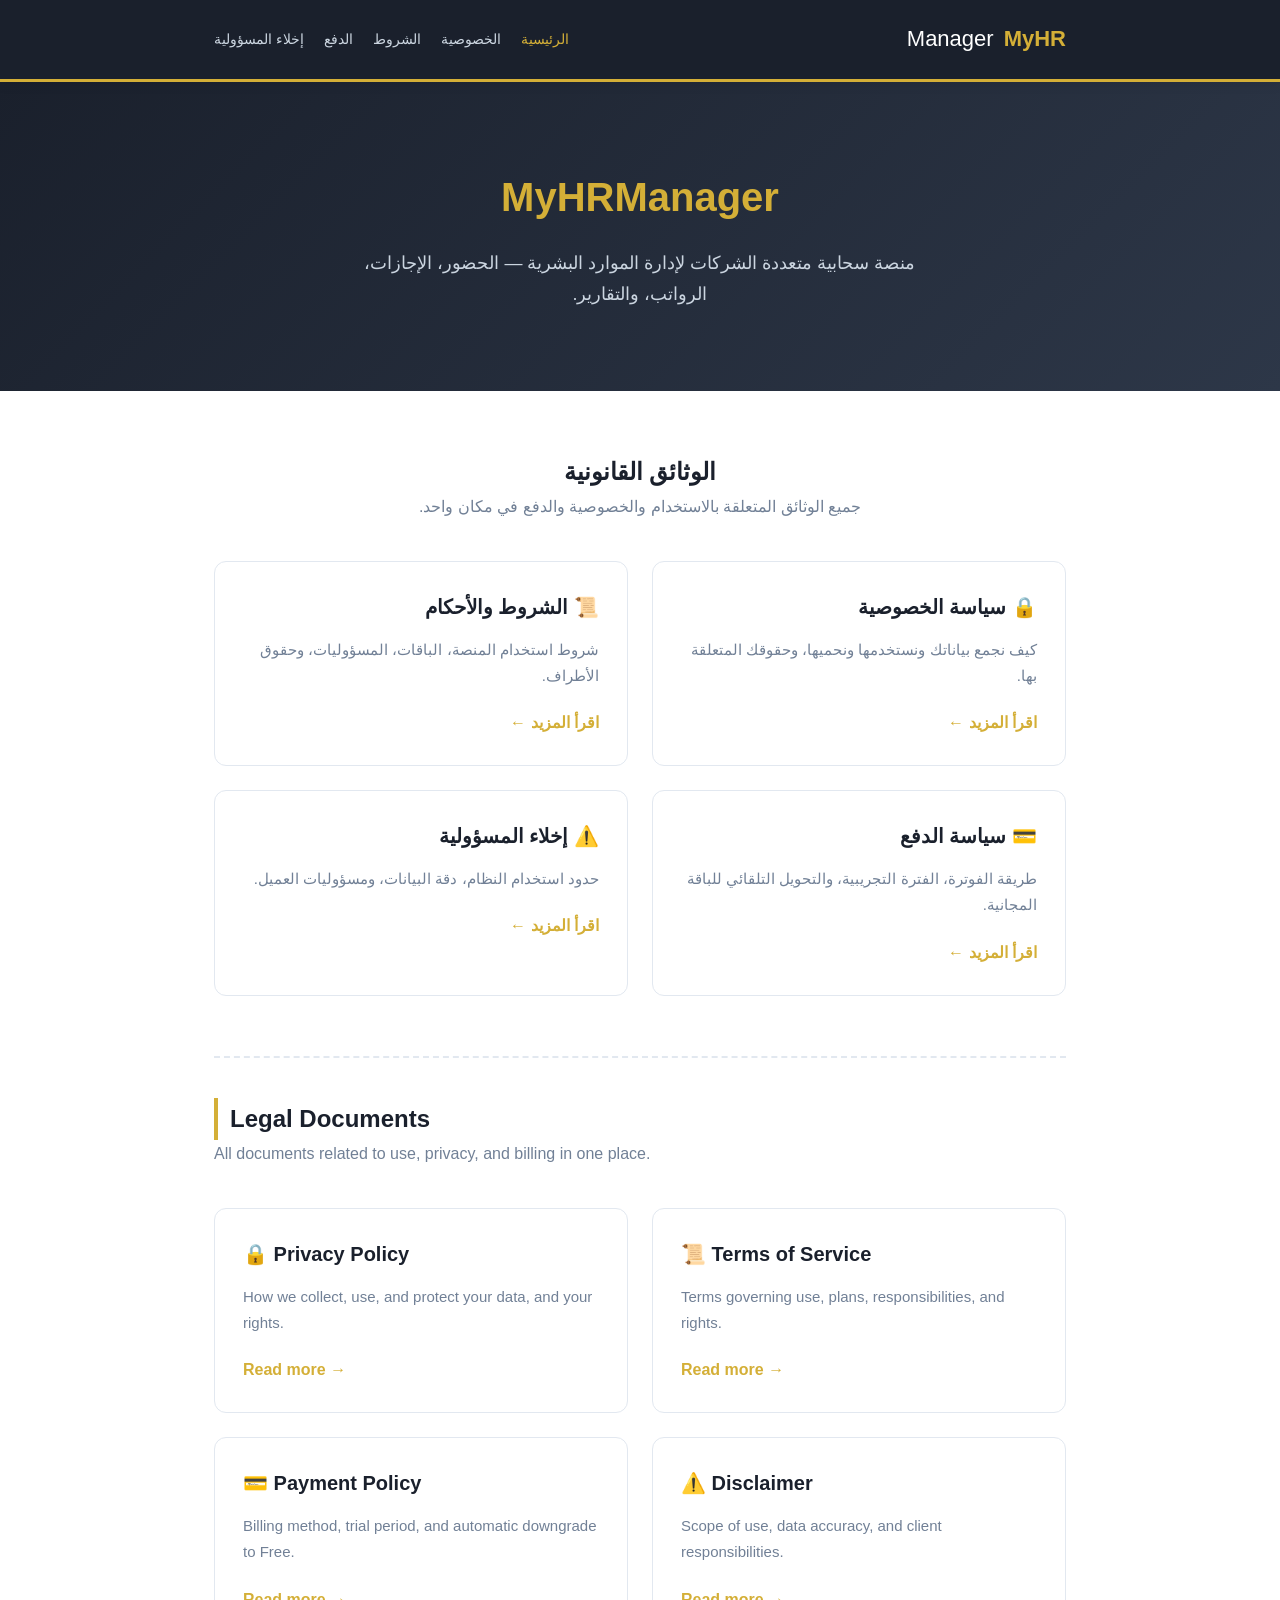
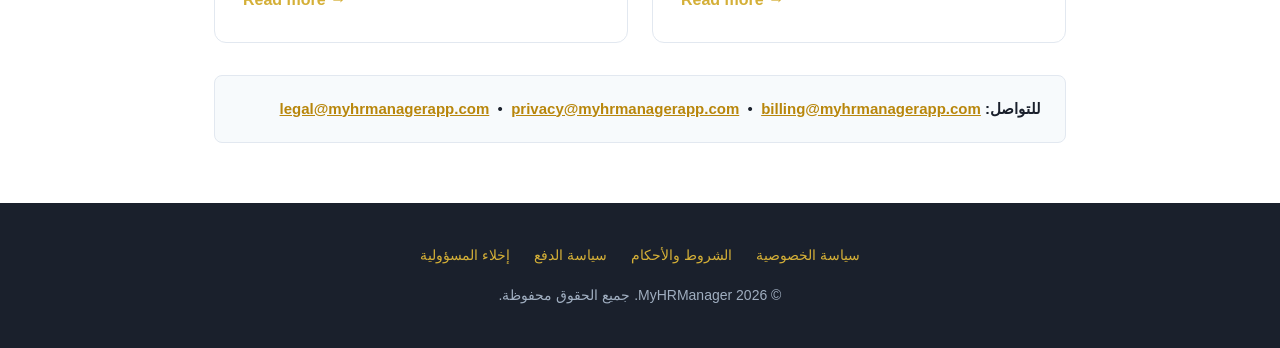
<file: index.html>
<!DOCTYPE html>
<html lang="ar" dir="rtl">
<head>
  <meta charset="UTF-8">
  <meta name="viewport" content="width=device-width, initial-scale=1.0">
  <title>MyHRManager — منصة إدارة الموارد البشرية</title>
  <meta name="description" content="MyHRManager — نظام موارد بشرية سحابي متعدد الشركات، لإدارة الحضور والانصراف والإجازات والرواتب.">
  <link rel="stylesheet" href="style.css">
</head>
<body>

  <!-- Header -->
  <header class="site-header">
    <div class="container">
      <a href="index.html" class="site-logo">
        MyHR<span>Manager</span>
      </a>
      <nav class="site-nav">
        <a href="index.html" class="active">الرئيسية</a>
        <a href="privacy.html">الخصوصية</a>
        <a href="terms.html">الشروط</a>
        <a href="payment-policy.html">الدفع</a>
        <a href="disclaimer.html">إخلاء المسؤولية</a>
      </nav>
    </div>
  </header>

  <!-- Hero -->
  <section class="hero">
    <div class="container">
      <h1>MyHRManager</h1>
      <p>منصة سحابية متعددة الشركات لإدارة الموارد البشرية — الحضور، الإجازات، الرواتب، والتقارير.</p>
    </div>
  </section>

  <!-- Main -->
  <main class="main">
    <div class="container">

      <div class="lang-section">
        <h2 style="margin-top: 0; border-right: none; padding-right: 0; text-align: center;">الوثائق القانونية</h2>
        <p style="text-align: center; color: #718096; margin-bottom: 40px;">
          جميع الوثائق المتعلقة بالاستخدام والخصوصية والدفع في مكان واحد.
        </p>

        <div class="cards">

          <a href="privacy.html" class="card">
            <h3>🔒 سياسة الخصوصية</h3>
            <p>كيف نجمع بياناتك ونستخدمها ونحميها، وحقوقك المتعلقة بها.</p>
            <span class="arrow">اقرأ المزيد ←</span>
          </a>

          <a href="terms.html" class="card">
            <h3>📜 الشروط والأحكام</h3>
            <p>شروط استخدام المنصة، الباقات، المسؤوليات، وحقوق الأطراف.</p>
            <span class="arrow">اقرأ المزيد ←</span>
          </a>

          <a href="payment-policy.html" class="card">
            <h3>💳 سياسة الدفع</h3>
            <p>طريقة الفوترة، الفترة التجريبية، والتحويل التلقائي للباقة المجانية.</p>
            <span class="arrow">اقرأ المزيد ←</span>
          </a>

          <a href="disclaimer.html" class="card">
            <h3>⚠️ إخلاء المسؤولية</h3>
            <p>حدود استخدام النظام، دقة البيانات، ومسؤوليات العميل.</p>
            <span class="arrow">اقرأ المزيد ←</span>
          </a>

        </div>
      </div>

      <div class="lang-section en">
        <h2 style="margin-top: 0;">Legal Documents</h2>
        <p style="color: #718096; margin-bottom: 40px;">
          All documents related to use, privacy, and billing in one place.
        </p>

        <div class="cards">

          <a href="privacy.html" class="card">
            <h3>🔒 Privacy Policy</h3>
            <p>How we collect, use, and protect your data, and your rights.</p>
            <span class="arrow">Read more →</span>
          </a>

          <a href="terms.html" class="card">
            <h3>📜 Terms of Service</h3>
            <p>Terms governing use, plans, responsibilities, and rights.</p>
            <span class="arrow">Read more →</span>
          </a>

          <a href="payment-policy.html" class="card">
            <h3>💳 Payment Policy</h3>
            <p>Billing method, trial period, and automatic downgrade to Free.</p>
            <span class="arrow">Read more →</span>
          </a>

          <a href="disclaimer.html" class="card">
            <h3>⚠️ Disclaimer</h3>
            <p>Scope of use, data accuracy, and client responsibilities.</p>
            <span class="arrow">Read more →</span>
          </a>

        </div>
      </div>

      <div class="contact-box">
        <p>
          <strong>للتواصل:</strong>
          <a href="mailto:legal@myhrmanagerapp.com">legal@myhrmanagerapp.com</a>
          &nbsp;•&nbsp;
          <a href="mailto:privacy@myhrmanagerapp.com">privacy@myhrmanagerapp.com</a>
          &nbsp;•&nbsp;
          <a href="mailto:billing@myhrmanagerapp.com">billing@myhrmanagerapp.com</a>
        </p>
      </div>

    </div>
  </main>

  <!-- Footer -->
  <footer class="site-footer">
    <div class="container">
      <div class="footer-links">
        <a href="privacy.html">سياسة الخصوصية</a>
        <a href="terms.html">الشروط والأحكام</a>
        <a href="payment-policy.html">سياسة الدفع</a>
        <a href="disclaimer.html">إخلاء المسؤولية</a>
      </div>
      <p>&copy; 2026 MyHRManager. جميع الحقوق محفوظة.</p>
    </div>
  </footer>

</body>
</html>
</file>
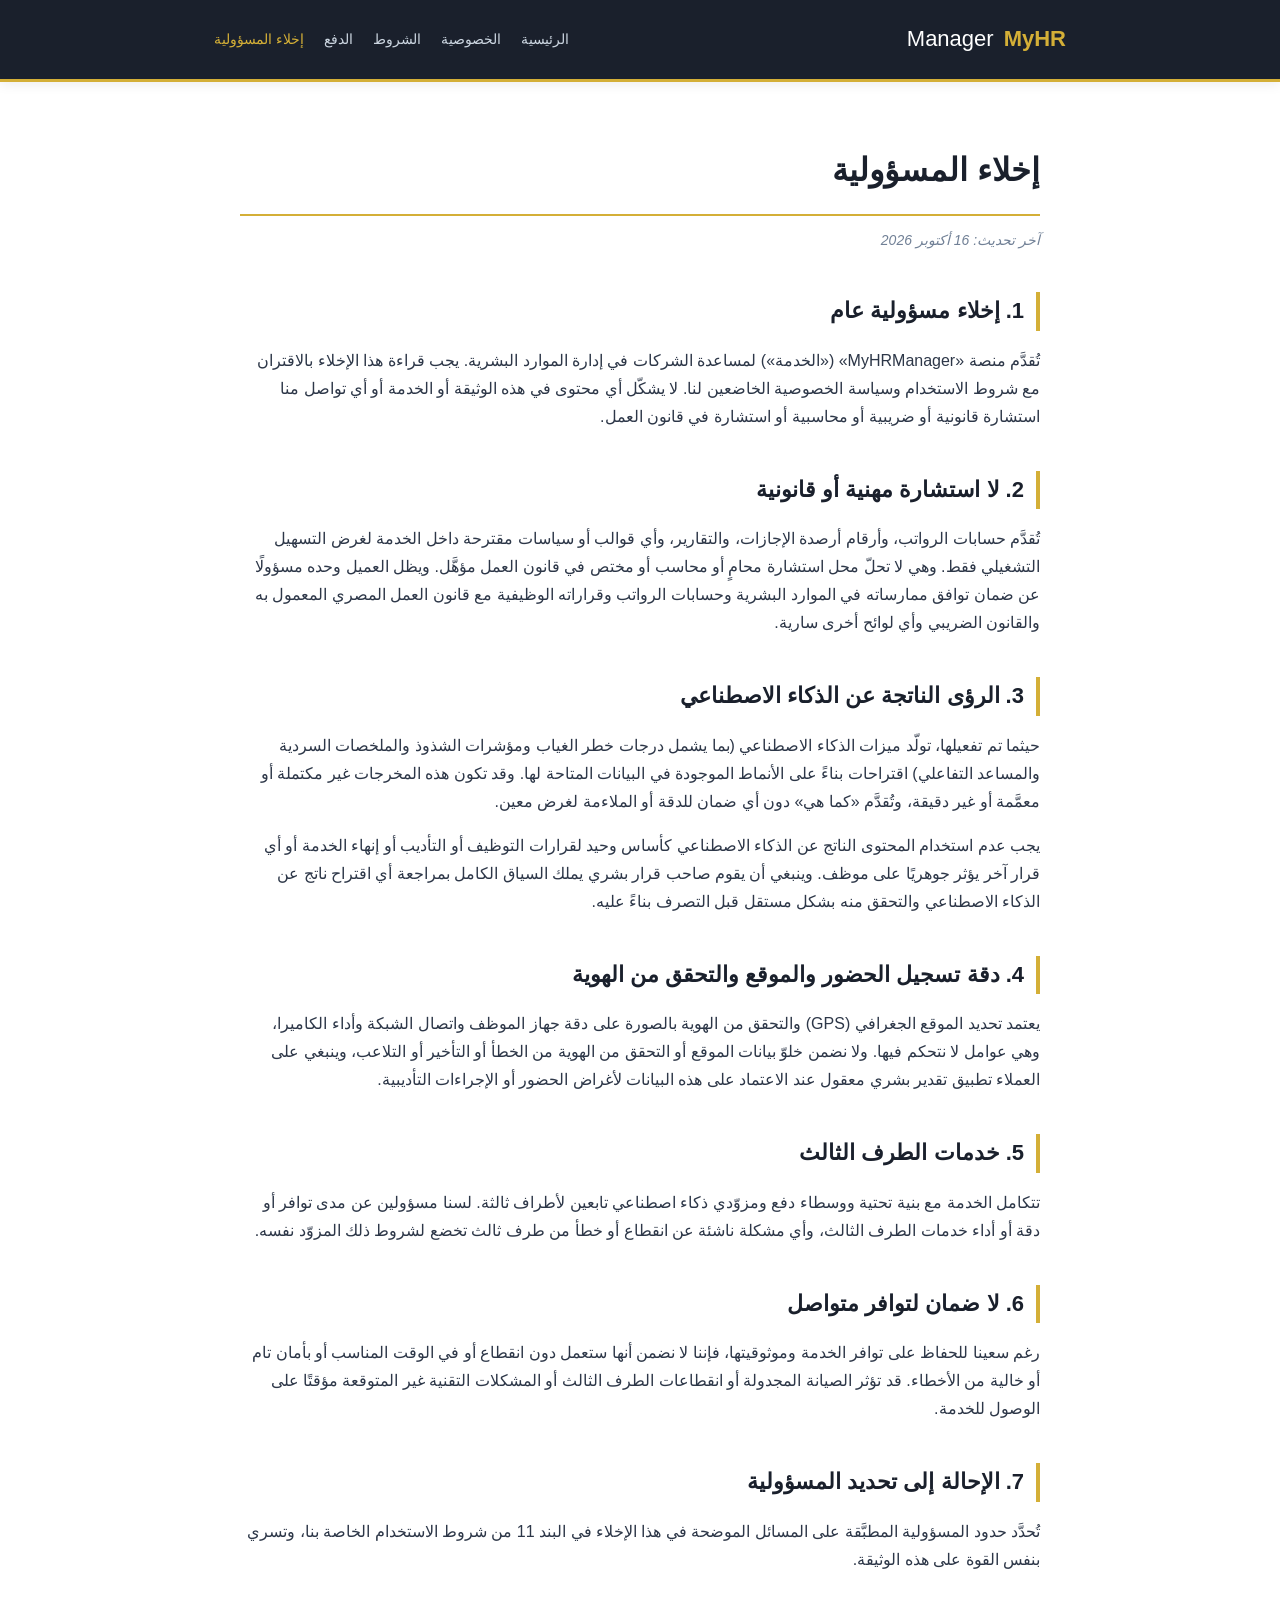
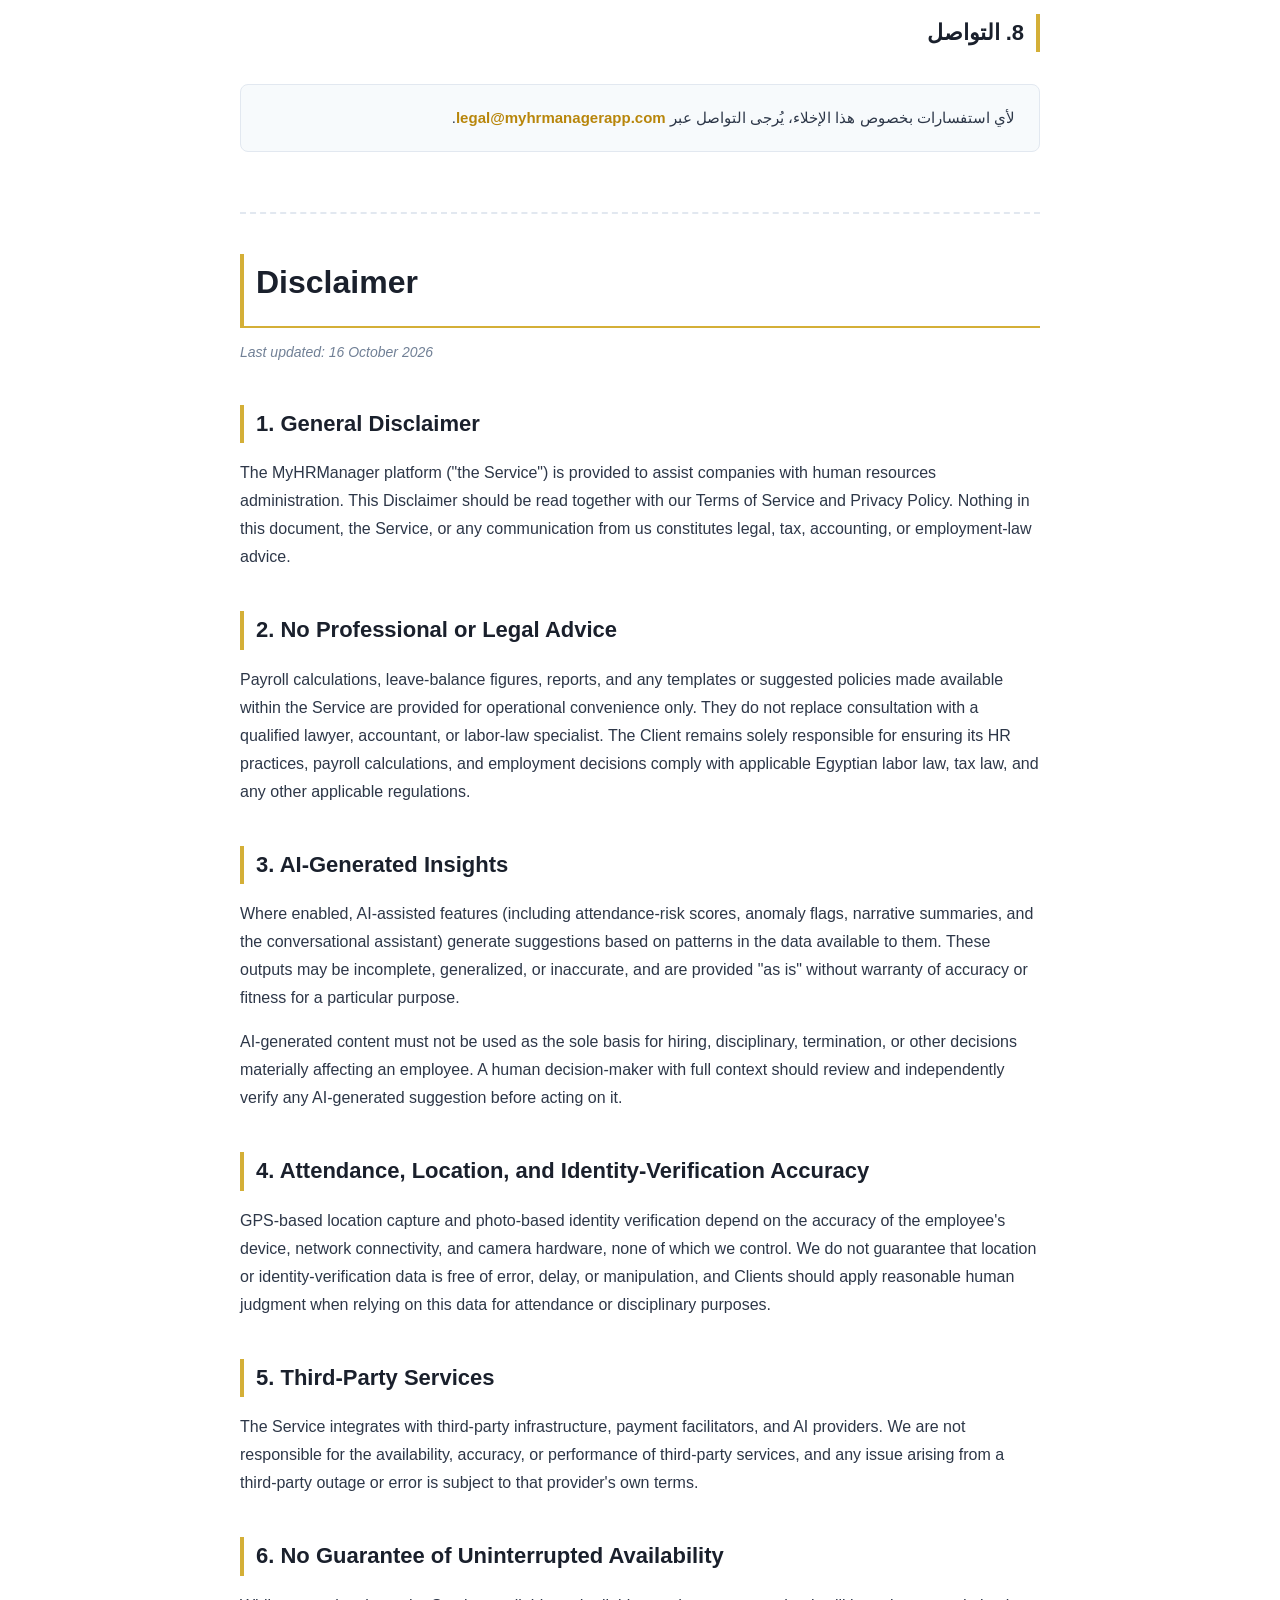
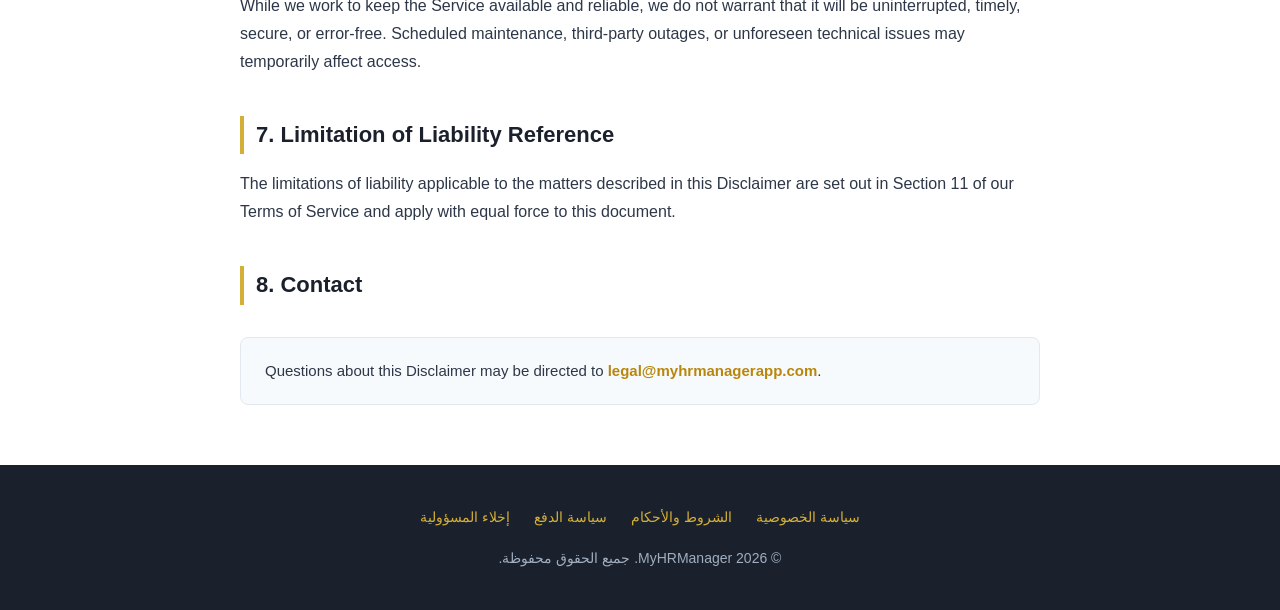
<file: disclaimer.html>
<!DOCTYPE html>
<html lang="ar" dir="rtl">
<head>
  <meta charset="UTF-8">
  <meta name="viewport" content="width=device-width, initial-scale=1.0">
  <title>إخلاء المسؤولية — MyHRManager</title>
  <meta name="description" content="إخلاء المسؤولية لمنصة MyHRManager — حدود استخدام النظام ودقة البيانات والمسؤوليات.">
  <link rel="stylesheet" href="style.css">
</head>
<body>

  <header class="site-header">
    <div class="container">
      <a href="index.html" class="site-logo">MyHR<span>Manager</span></a>
      <nav class="site-nav">
        <a href="index.html">الرئيسية</a>
        <a href="privacy.html">الخصوصية</a>
        <a href="terms.html">الشروط</a>
        <a href="payment-policy.html">الدفع</a>
        <a href="disclaimer.html" class="active">إخلاء المسؤولية</a>
      </nav>
    </div>
  </header>

  <main class="main">
    <div class="container">
      <article class="document">

        <!-- ===================== ARABIC ===================== -->
        <section class="lang-section">
          <h1>إخلاء المسؤولية</h1>
          <p class="meta">آخر تحديث: 16 أكتوبر 2026</p>

          <h2>1. إخلاء مسؤولية عام</h2>
          <p>
            تُقدَّم منصة «MyHRManager» («الخدمة») لمساعدة الشركات في إدارة الموارد البشرية. يجب قراءة هذا الإخلاء بالاقتران مع شروط الاستخدام وسياسة الخصوصية الخاضعين لنا. لا يشكّل أي محتوى في هذه الوثيقة أو الخدمة أو أي تواصل منا استشارة قانونية أو ضريبية أو محاسبية أو استشارة في قانون العمل.
          </p>

          <h2>2. لا استشارة مهنية أو قانونية</h2>
          <p>
            تُقدَّم حسابات الرواتب، وأرقام أرصدة الإجازات، والتقارير، وأي قوالب أو سياسات مقترحة داخل الخدمة لغرض التسهيل التشغيلي فقط. وهي لا تحلّ محل استشارة محامٍ أو محاسب أو مختص في قانون العمل مؤهَّل. ويظل العميل وحده مسؤولًا عن ضمان توافق ممارساته في الموارد البشرية وحسابات الرواتب وقراراته الوظيفية مع قانون العمل المصري المعمول به والقانون الضريبي وأي لوائح أخرى سارية.
          </p>

          <h2>3. الرؤى الناتجة عن الذكاء الاصطناعي</h2>
          <p>
            حيثما تم تفعيلها، تولّد ميزات الذكاء الاصطناعي (بما يشمل درجات خطر الغياب ومؤشرات الشذوذ والملخصات السردية والمساعد التفاعلي) اقتراحات بناءً على الأنماط الموجودة في البيانات المتاحة لها. وقد تكون هذه المخرجات غير مكتملة أو معمَّمة أو غير دقيقة، وتُقدَّم «كما هي» دون أي ضمان للدقة أو الملاءمة لغرض معين.
          </p>
          <p>
            يجب عدم استخدام المحتوى الناتج عن الذكاء الاصطناعي كأساس وحيد لقرارات التوظيف أو التأديب أو إنهاء الخدمة أو أي قرار آخر يؤثر جوهريًا على موظف. وينبغي أن يقوم صاحب قرار بشري يملك السياق الكامل بمراجعة أي اقتراح ناتج عن الذكاء الاصطناعي والتحقق منه بشكل مستقل قبل التصرف بناءً عليه.
          </p>

          <h2>4. دقة تسجيل الحضور والموقع والتحقق من الهوية</h2>
          <p>
            يعتمد تحديد الموقع الجغرافي (GPS) والتحقق من الهوية بالصورة على دقة جهاز الموظف واتصال الشبكة وأداء الكاميرا، وهي عوامل لا نتحكم فيها. ولا نضمن خلوّ بيانات الموقع أو التحقق من الهوية من الخطأ أو التأخير أو التلاعب، وينبغي على العملاء تطبيق تقدير بشري معقول عند الاعتماد على هذه البيانات لأغراض الحضور أو الإجراءات التأديبية.
          </p>

          <h2>5. خدمات الطرف الثالث</h2>
          <p>
            تتكامل الخدمة مع بنية تحتية ووسطاء دفع ومزوّدي ذكاء اصطناعي تابعين لأطراف ثالثة. لسنا مسؤولين عن مدى توافر أو دقة أو أداء خدمات الطرف الثالث، وأي مشكلة ناشئة عن انقطاع أو خطأ من طرف ثالث تخضع لشروط ذلك المزوّد نفسه.
          </p>

          <h2>6. لا ضمان لتوافر متواصل</h2>
          <p>
            رغم سعينا للحفاظ على توافر الخدمة وموثوقيتها، فإننا لا نضمن أنها ستعمل دون انقطاع أو في الوقت المناسب أو بأمان تام أو خالية من الأخطاء. قد تؤثر الصيانة المجدولة أو انقطاعات الطرف الثالث أو المشكلات التقنية غير المتوقعة مؤقتًا على الوصول للخدمة.
          </p>

          <h2>7. الإحالة إلى تحديد المسؤولية</h2>
          <p>
            تُحدَّد حدود المسؤولية المطبَّقة على المسائل الموضحة في هذا الإخلاء في البند 11 من شروط الاستخدام الخاصة بنا، وتسري بنفس القوة على هذه الوثيقة.
          </p>

          <h2>8. التواصل</h2>
          <div class="contact-box">
            <p>
              لأي استفسارات بخصوص هذا الإخلاء، يُرجى التواصل عبر
              <a href="mailto:legal@myhrmanagerapp.com">legal@myhrmanagerapp.com</a>.
            </p>
          </div>
        </section>

        <!-- ===================== ENGLISH ===================== -->
        <section class="lang-section en">
          <h1>Disclaimer</h1>
          <p class="meta">Last updated: 16 October 2026</p>

          <h2>1. General Disclaimer</h2>
          <p>
            The MyHRManager platform ("the Service") is provided to assist companies with human resources administration. This Disclaimer should be read together with our Terms of Service and Privacy Policy. Nothing in this document, the Service, or any communication from us constitutes legal, tax, accounting, or employment-law advice.
          </p>

          <h2>2. No Professional or Legal Advice</h2>
          <p>
            Payroll calculations, leave-balance figures, reports, and any templates or suggested policies made available within the Service are provided for operational convenience only. They do not replace consultation with a qualified lawyer, accountant, or labor-law specialist. The Client remains solely responsible for ensuring its HR practices, payroll calculations, and employment decisions comply with applicable Egyptian labor law, tax law, and any other applicable regulations.
          </p>

          <h2>3. AI-Generated Insights</h2>
          <p>
            Where enabled, AI-assisted features (including attendance-risk scores, anomaly flags, narrative summaries, and the conversational assistant) generate suggestions based on patterns in the data available to them. These outputs may be incomplete, generalized, or inaccurate, and are provided "as is" without warranty of accuracy or fitness for a particular purpose.
          </p>
          <p>
            AI-generated content must not be used as the sole basis for hiring, disciplinary, termination, or other decisions materially affecting an employee. A human decision-maker with full context should review and independently verify any AI-generated suggestion before acting on it.
          </p>

          <h2>4. Attendance, Location, and Identity-Verification Accuracy</h2>
          <p>
            GPS-based location capture and photo-based identity verification depend on the accuracy of the employee's device, network connectivity, and camera hardware, none of which we control. We do not guarantee that location or identity-verification data is free of error, delay, or manipulation, and Clients should apply reasonable human judgment when relying on this data for attendance or disciplinary purposes.
          </p>

          <h2>5. Third-Party Services</h2>
          <p>
            The Service integrates with third-party infrastructure, payment facilitators, and AI providers. We are not responsible for the availability, accuracy, or performance of third-party services, and any issue arising from a third-party outage or error is subject to that provider's own terms.
          </p>

          <h2>6. No Guarantee of Uninterrupted Availability</h2>
          <p>
            While we work to keep the Service available and reliable, we do not warrant that it will be uninterrupted, timely, secure, or error-free. Scheduled maintenance, third-party outages, or unforeseen technical issues may temporarily affect access.
          </p>

          <h2>7. Limitation of Liability Reference</h2>
          <p>
            The limitations of liability applicable to the matters described in this Disclaimer are set out in Section 11 of our Terms of Service and apply with equal force to this document.
          </p>

          <h2>8. Contact</h2>
          <div class="contact-box">
            <p>
              Questions about this Disclaimer may be directed to
              <a href="mailto:legal@myhrmanagerapp.com">legal@myhrmanagerapp.com</a>.
            </p>
          </div>
        </section>

      </article>
    </div>
  </main>

  <footer class="site-footer">
    <div class="container">
      <div class="footer-links">
        <a href="privacy.html">سياسة الخصوصية</a>
        <a href="terms.html">الشروط والأحكام</a>
        <a href="payment-policy.html">سياسة الدفع</a>
        <a href="disclaimer.html">إخلاء المسؤولية</a>
      </div>
      <p>&copy; 2026 MyHRManager. جميع الحقوق محفوظة.</p>
    </div>
  </footer>

</body>
</html>
</file>
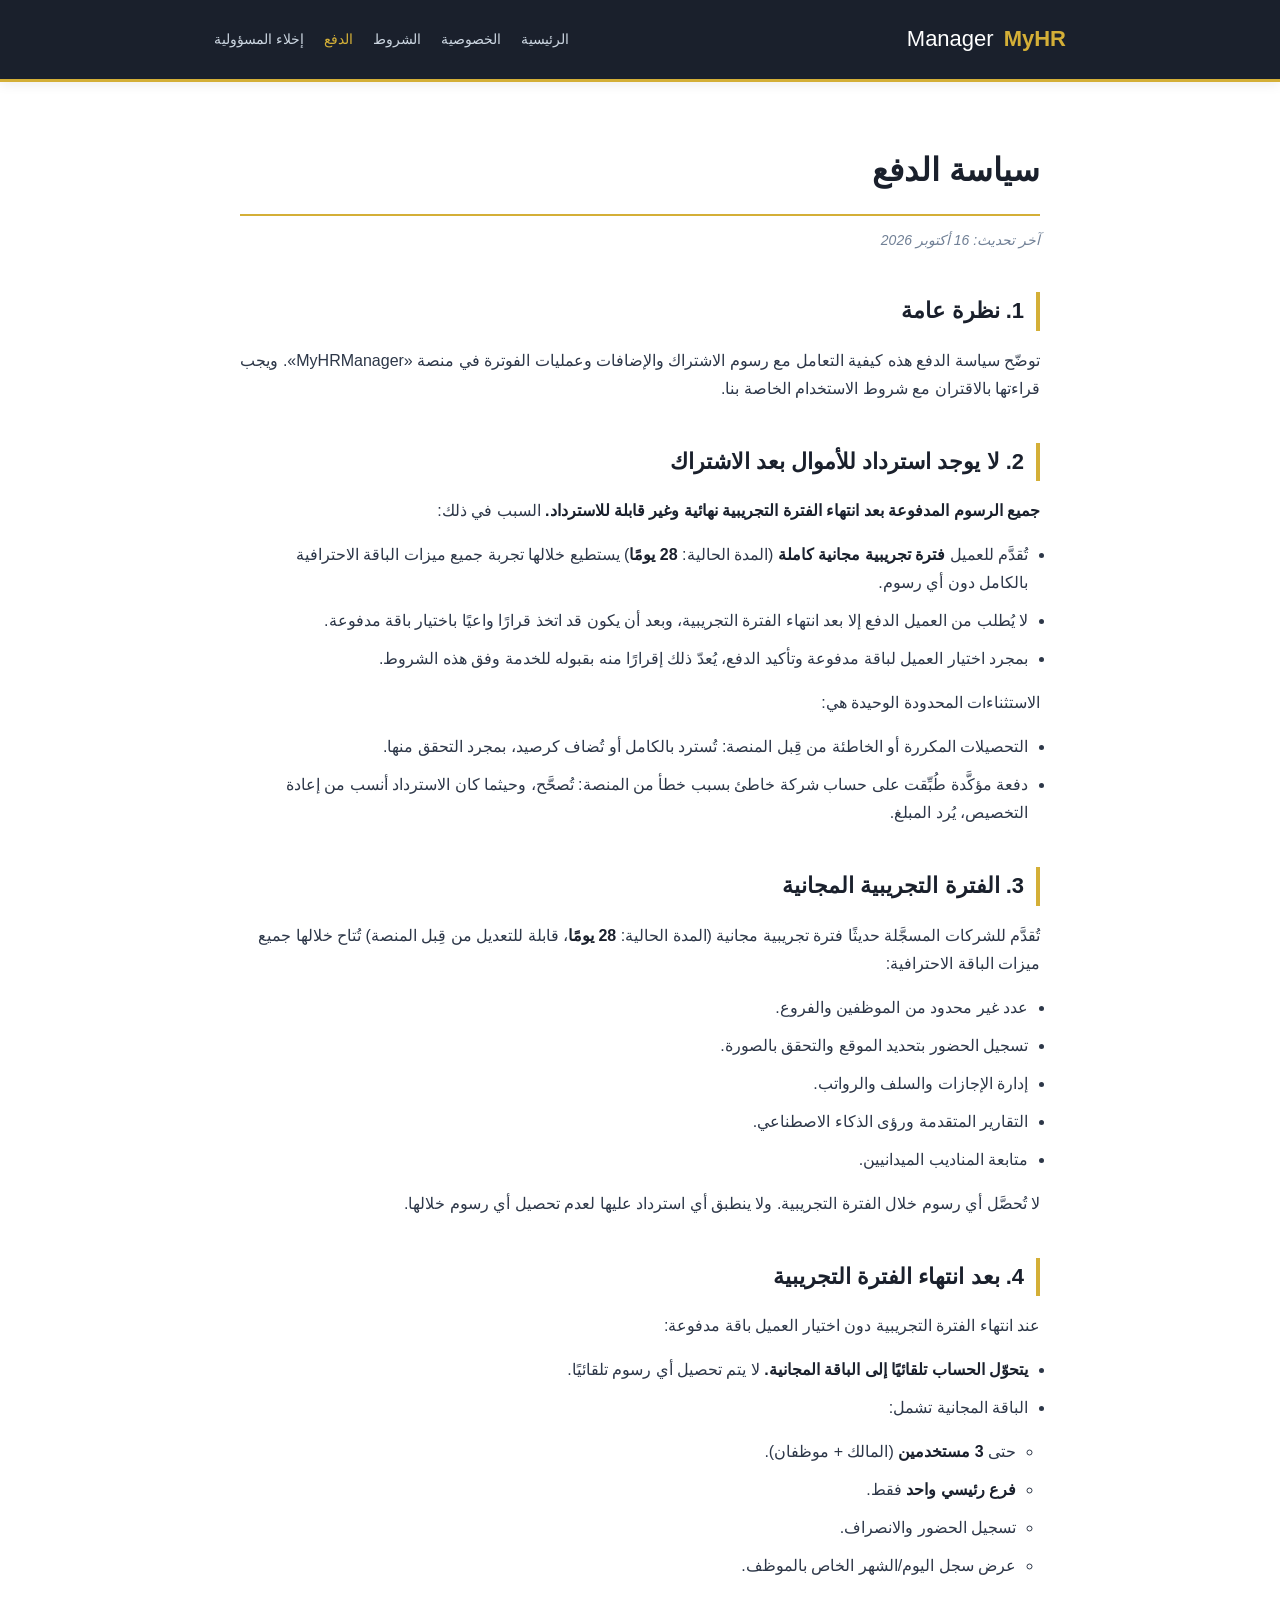
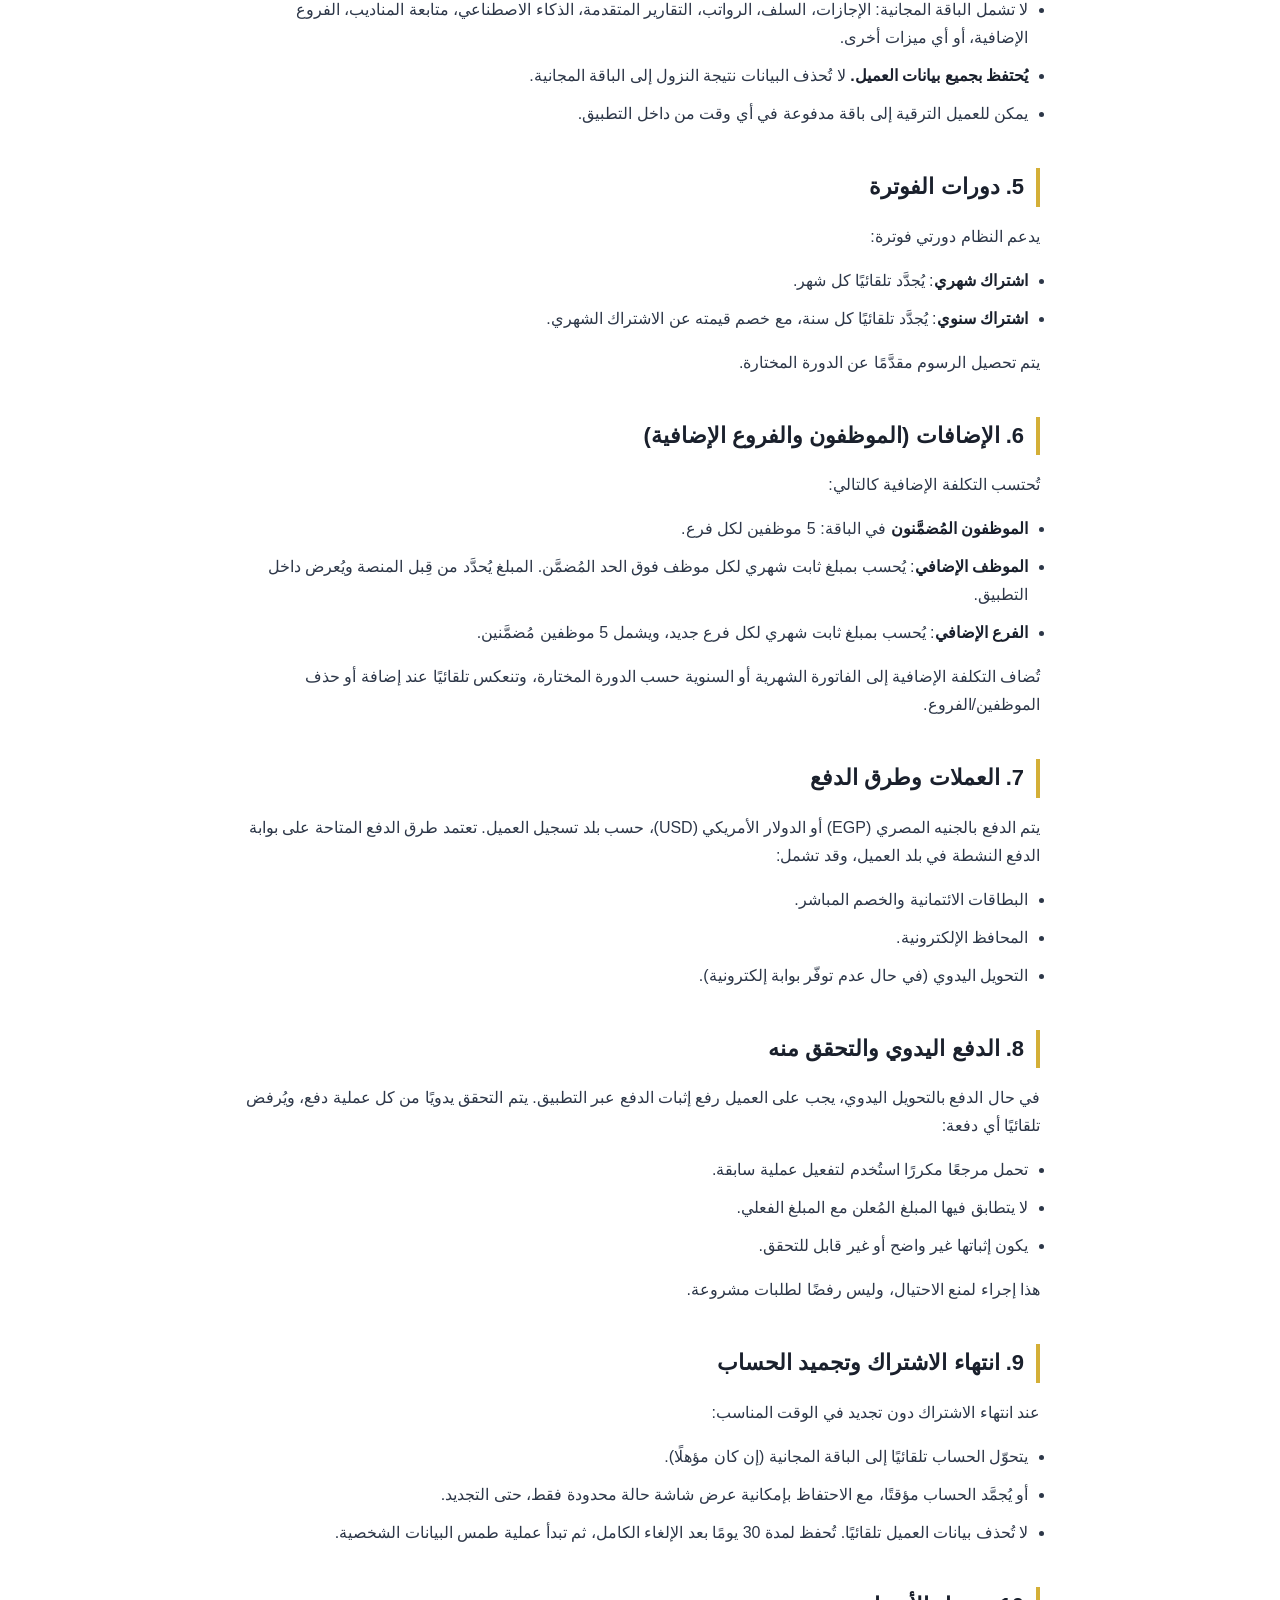
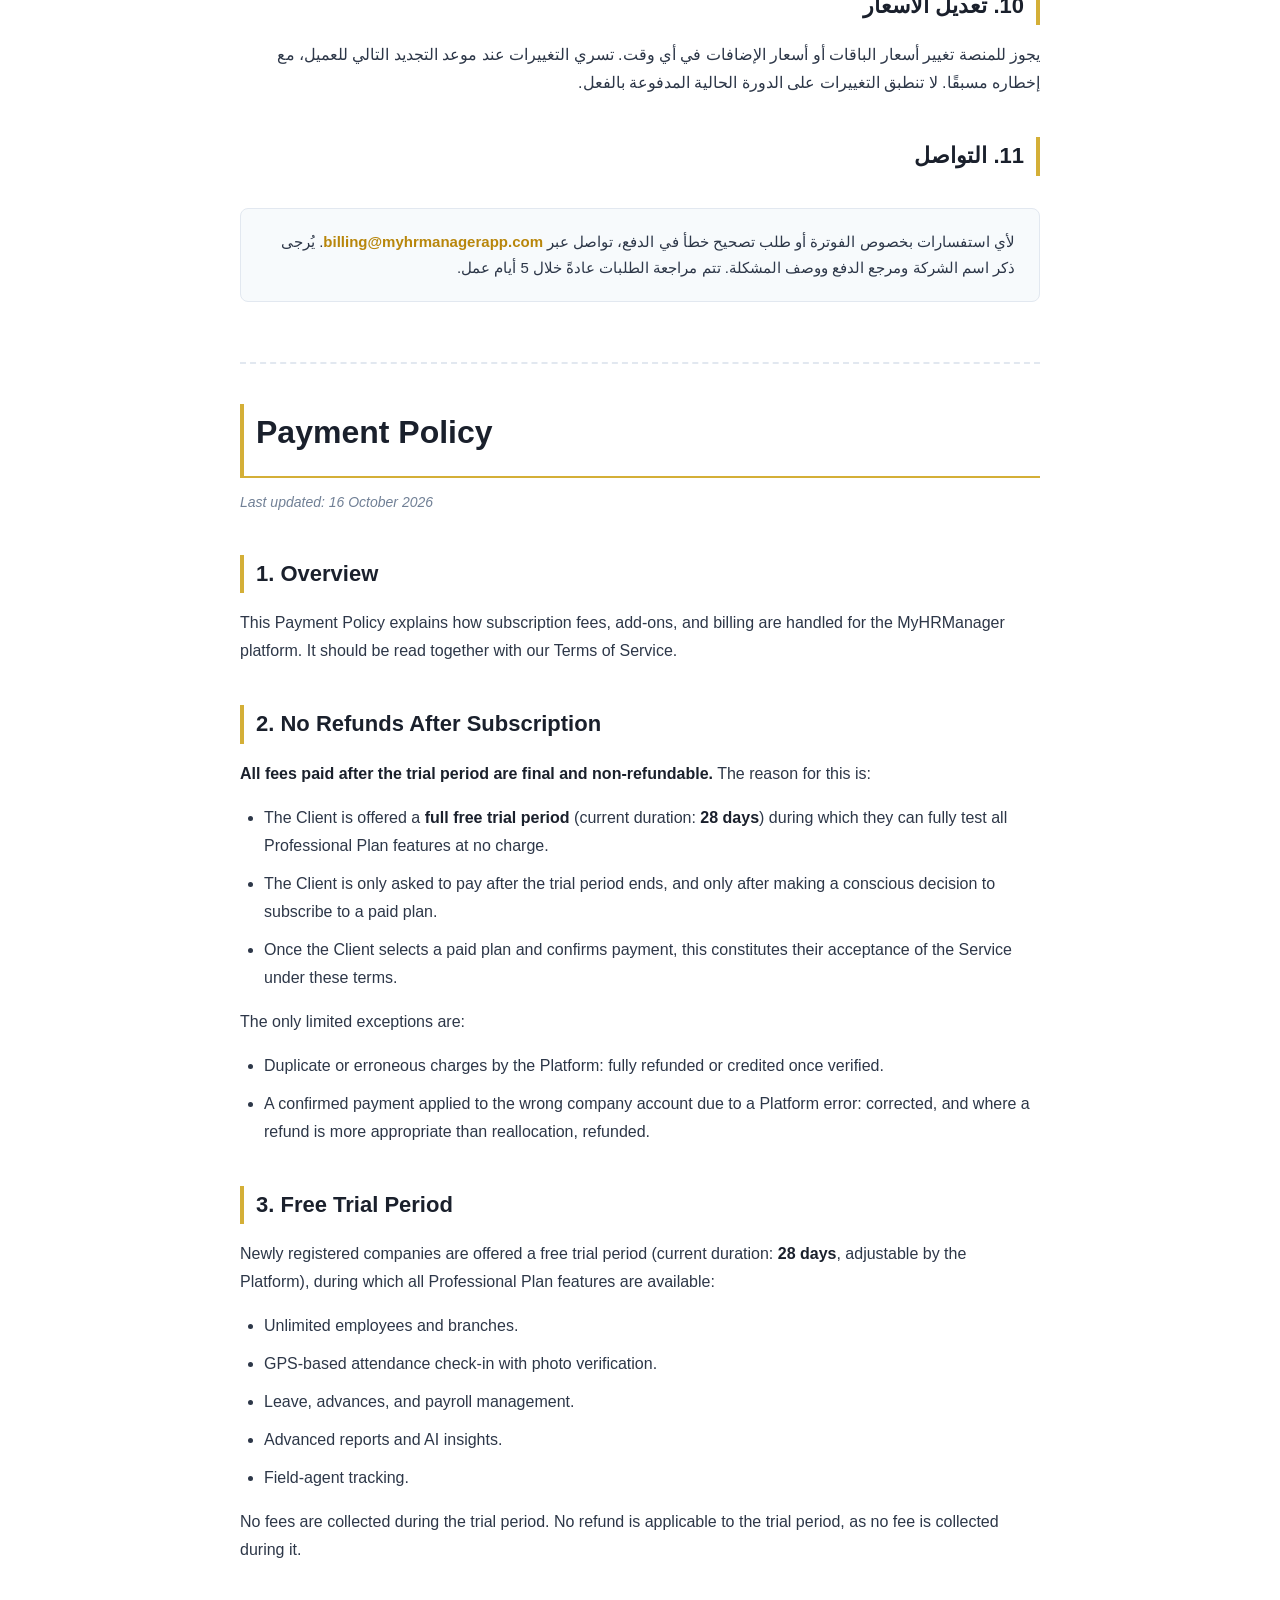
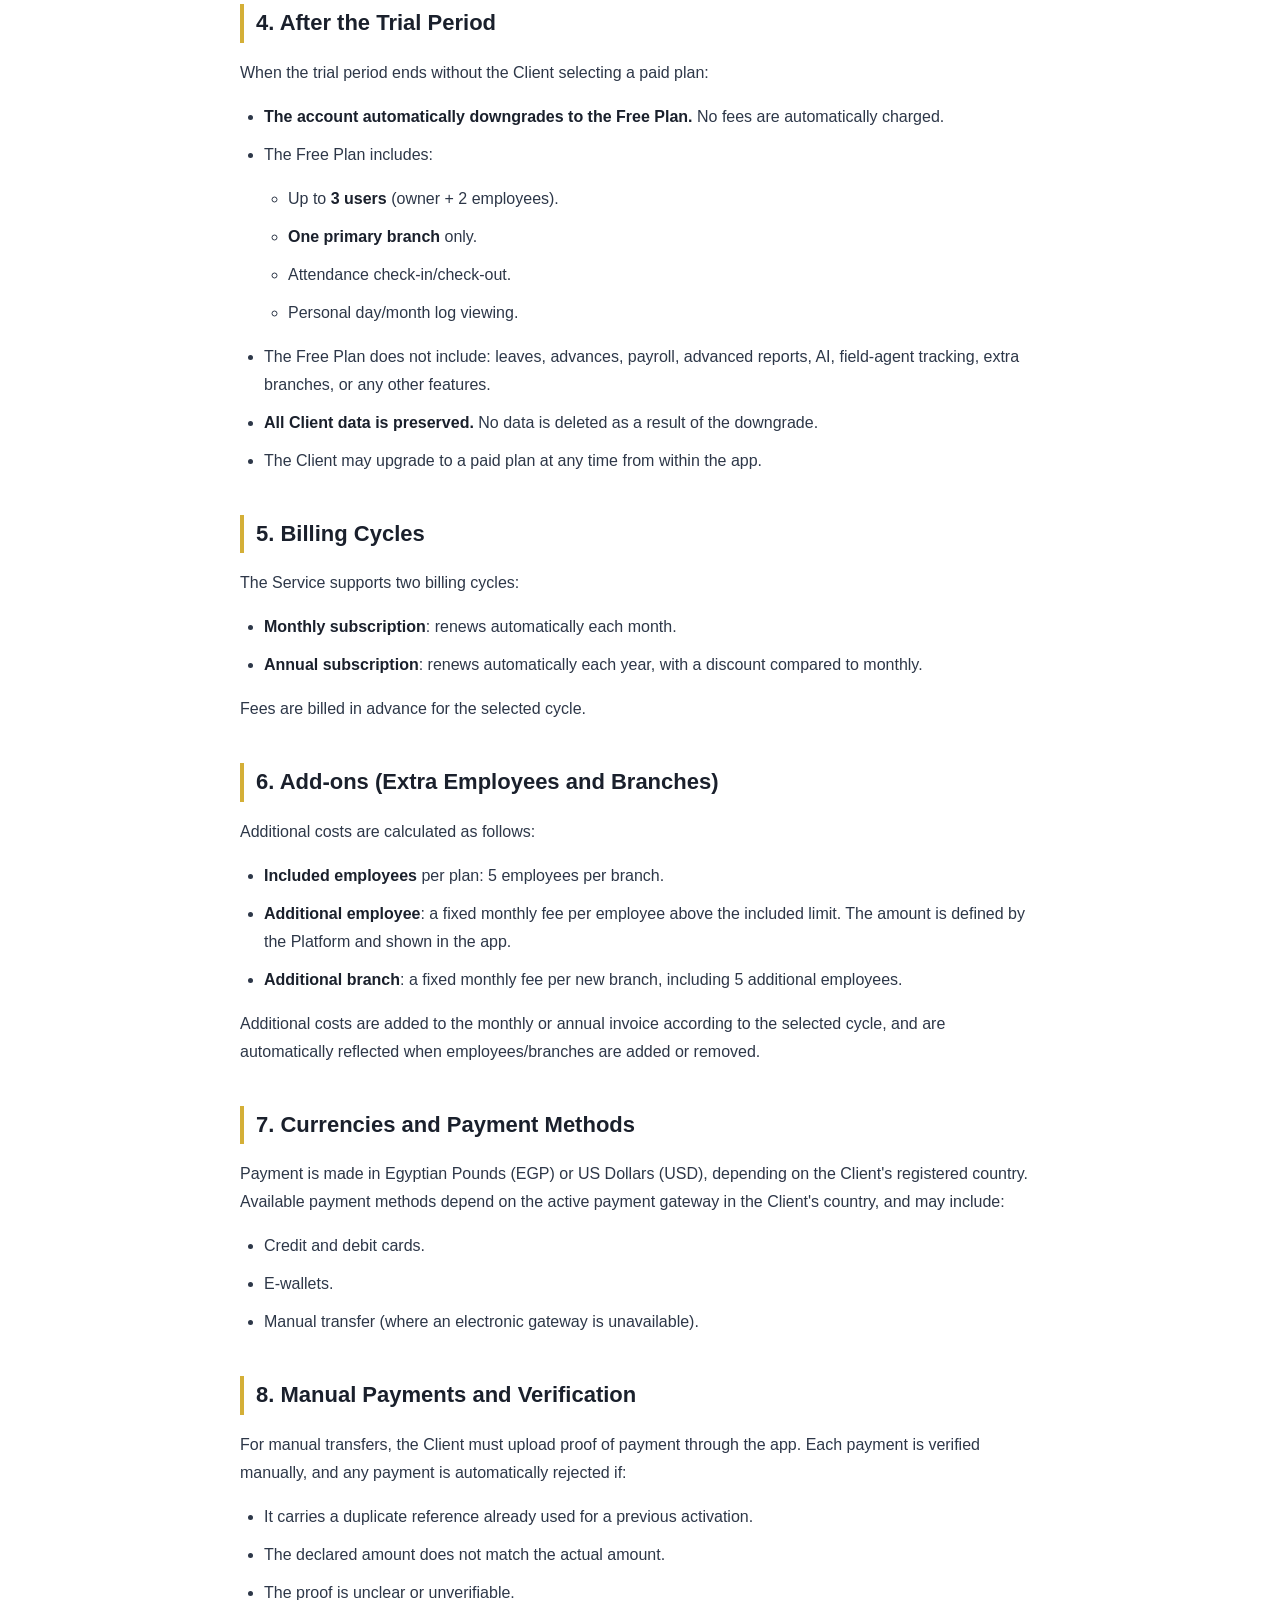
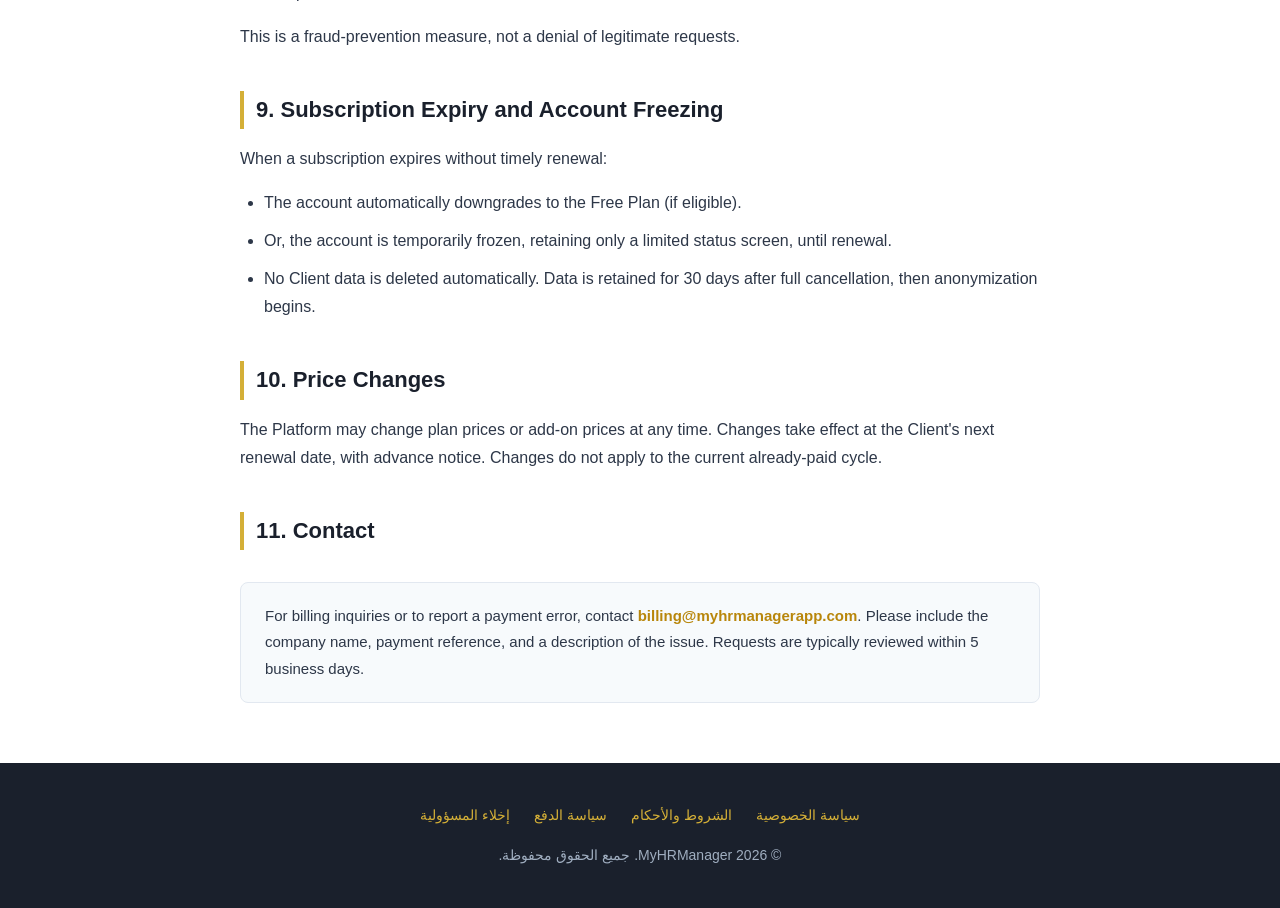
<file: payment-policy.html>
<!DOCTYPE html>
<html lang="ar" dir="rtl">
<head>
  <meta charset="UTF-8">
  <meta name="viewport" content="width=device-width, initial-scale=1.0">
  <title>سياسة الدفع — MyHRManager</title>
  <meta name="description" content="سياسة الدفع لمنصة MyHRManager — الفترة التجريبية، الفوترة، والتحويل التلقائي للباقة المجانية.">
  <link rel="stylesheet" href="style.css">
</head>
<body>

  <header class="site-header">
    <div class="container">
      <a href="index.html" class="site-logo">MyHR<span>Manager</span></a>
      <nav class="site-nav">
        <a href="index.html">الرئيسية</a>
        <a href="privacy.html">الخصوصية</a>
        <a href="terms.html">الشروط</a>
        <a href="payment-policy.html" class="active">الدفع</a>
        <a href="disclaimer.html">إخلاء المسؤولية</a>
      </nav>
    </div>
  </header>

  <main class="main">
    <div class="container">
      <article class="document">

        <!-- ===================== ARABIC ===================== -->
        <section class="lang-section">
          <h1>سياسة الدفع</h1>
          <p class="meta">آخر تحديث: 16 أكتوبر 2026</p>

          <h2>1. نظرة عامة</h2>
          <p>
            توضّح سياسة الدفع هذه كيفية التعامل مع رسوم الاشتراك والإضافات وعمليات الفوترة في منصة «MyHRManager». ويجب قراءتها بالاقتران مع شروط الاستخدام الخاصة بنا.
          </p>

          <h2>2. لا يوجد استرداد للأموال بعد الاشتراك</h2>
          <p>
            <strong>جميع الرسوم المدفوعة بعد انتهاء الفترة التجريبية نهائية وغير قابلة للاسترداد.</strong> السبب في ذلك:
          </p>
          <ul>
            <li>
              تُقدَّم للعميل <strong>فترة تجريبية مجانية كاملة</strong> (المدة الحالية: <strong>28 يومًا</strong>) يستطيع خلالها تجربة جميع ميزات الباقة الاحترافية بالكامل دون أي رسوم.
            </li>
            <li>
              لا يُطلب من العميل الدفع إلا بعد انتهاء الفترة التجريبية، وبعد أن يكون قد اتخذ قرارًا واعيًا باختيار باقة مدفوعة.
            </li>
            <li>
              بمجرد اختيار العميل لباقة مدفوعة وتأكيد الدفع، يُعدّ ذلك إقرارًا منه بقبوله للخدمة وفق هذه الشروط.
            </li>
          </ul>
          <p>
            الاستثناءات المحدودة الوحيدة هي:
          </p>
          <ul>
            <li>التحصيلات المكررة أو الخاطئة من قِبل المنصة: تُسترد بالكامل أو تُضاف كرصيد، بمجرد التحقق منها.</li>
            <li>دفعة مؤكَّدة طُبِّقت على حساب شركة خاطئ بسبب خطأ من المنصة: تُصحَّح، وحيثما كان الاسترداد أنسب من إعادة التخصيص، يُرد المبلغ.</li>
          </ul>

          <h2>3. الفترة التجريبية المجانية</h2>
          <p>
            تُقدَّم للشركات المسجَّلة حديثًا فترة تجريبية مجانية (المدة الحالية: <strong>28 يومًا</strong>، قابلة للتعديل من قِبل المنصة) تُتاح خلالها جميع ميزات الباقة الاحترافية:
          </p>
          <ul>
            <li>عدد غير محدود من الموظفين والفروع.</li>
            <li>تسجيل الحضور بتحديد الموقع والتحقق بالصورة.</li>
            <li>إدارة الإجازات والسلف والرواتب.</li>
            <li>التقارير المتقدمة ورؤى الذكاء الاصطناعي.</li>
            <li>متابعة المناديب الميدانيين.</li>
          </ul>
          <p>
            لا تُحصَّل أي رسوم خلال الفترة التجريبية. ولا ينطبق أي استرداد عليها لعدم تحصيل أي رسوم خلالها.
          </p>

          <h2>4. بعد انتهاء الفترة التجريبية</h2>
          <p>عند انتهاء الفترة التجريبية دون اختيار العميل باقة مدفوعة:</p>
          <ul>
            <li>
              <strong>يتحوّل الحساب تلقائيًا إلى الباقة المجانية.</strong> لا يتم تحصيل أي رسوم تلقائيًا.
            </li>
            <li>
              الباقة المجانية تشمل:
              <ul>
                <li>حتى <strong>3 مستخدمين</strong> (المالك + موظفان).</li>
                <li><strong>فرع رئيسي واحد</strong> فقط.</li>
                <li>تسجيل الحضور والانصراف.</li>
                <li>عرض سجل اليوم/الشهر الخاص بالموظف.</li>
              </ul>
            </li>
            <li>
              لا تشمل الباقة المجانية: الإجازات، السلف، الرواتب، التقارير المتقدمة، الذكاء الاصطناعي، متابعة المناديب، الفروع الإضافية، أو أي ميزات أخرى.
            </li>
            <li>
              <strong>يُحتفظ بجميع بيانات العميل.</strong> لا تُحذف البيانات نتيجة النزول إلى الباقة المجانية.
            </li>
            <li>
              يمكن للعميل الترقية إلى باقة مدفوعة في أي وقت من داخل التطبيق.
            </li>
          </ul>

          <h2>5. دورات الفوترة</h2>
          <p>
            يدعم النظام دورتي فوترة:
          </p>
          <ul>
            <li><strong>اشتراك شهري</strong>: يُجدَّد تلقائيًا كل شهر.</li>
            <li><strong>اشتراك سنوي</strong>: يُجدَّد تلقائيًا كل سنة، مع خصم قيمته عن الاشتراك الشهري.</li>
          </ul>
          <p>
            يتم تحصيل الرسوم مقدَّمًا عن الدورة المختارة.
          </p>

          <h2>6. الإضافات (الموظفون والفروع الإضافية)</h2>
          <p>
            تُحتسب التكلفة الإضافية كالتالي:
          </p>
          <ul>
            <li>
              <strong>الموظفون المُضمَّنون</strong> في الباقة: 5 موظفين لكل فرع.
            </li>
            <li>
              <strong>الموظف الإضافي</strong>: يُحسب بمبلغ ثابت شهري لكل موظف فوق الحد المُضمَّن. المبلغ يُحدَّد من قِبل المنصة ويُعرض داخل التطبيق.
            </li>
            <li>
              <strong>الفرع الإضافي</strong>: يُحسب بمبلغ ثابت شهري لكل فرع جديد، ويشمل 5 موظفين مُضمَّنين.
            </li>
          </ul>
          <p>
            تُضاف التكلفة الإضافية إلى الفاتورة الشهرية أو السنوية حسب الدورة المختارة، وتنعكس تلقائيًا عند إضافة أو حذف الموظفين/الفروع.
          </p>

          <h2>7. العملات وطرق الدفع</h2>
          <p>
            يتم الدفع بالجنيه المصري (EGP) أو الدولار الأمريكي (USD)، حسب بلد تسجيل العميل. تعتمد طرق الدفع المتاحة على بوابة الدفع النشطة في بلد العميل، وقد تشمل:
          </p>
          <ul>
            <li>البطاقات الائتمانية والخصم المباشر.</li>
            <li>المحافظ الإلكترونية.</li>
            <li>التحويل اليدوي (في حال عدم توفّر بوابة إلكترونية).</li>
          </ul>

          <h2>8. الدفع اليدوي والتحقق منه</h2>
          <p>
            في حال الدفع بالتحويل اليدوي، يجب على العميل رفع إثبات الدفع عبر التطبيق. يتم التحقق يدويًا من كل عملية دفع، ويُرفض تلقائيًا أي دفعة:
          </p>
          <ul>
            <li>تحمل مرجعًا مكررًا استُخدم لتفعيل عملية سابقة.</li>
            <li>لا يتطابق فيها المبلغ المُعلن مع المبلغ الفعلي.</li>
            <li>يكون إثباتها غير واضح أو غير قابل للتحقق.</li>
          </ul>
          <p>
            هذا إجراء لمنع الاحتيال، وليس رفضًا لطلبات مشروعة.
          </p>

          <h2>9. انتهاء الاشتراك وتجميد الحساب</h2>
          <p>
            عند انتهاء الاشتراك دون تجديد في الوقت المناسب:
          </p>
          <ul>
            <li>يتحوّل الحساب تلقائيًا إلى الباقة المجانية (إن كان مؤهلًا).</li>
            <li>أو يُجمَّد الحساب مؤقتًا، مع الاحتفاظ بإمكانية عرض شاشة حالة محدودة فقط، حتى التجديد.</li>
            <li>لا تُحذف بيانات العميل تلقائيًا. تُحفظ لمدة 30 يومًا بعد الإلغاء الكامل، ثم تبدأ عملية طمس البيانات الشخصية.</li>
          </ul>

          <h2>10. تعديل الأسعار</h2>
          <p>
            يجوز للمنصة تغيير أسعار الباقات أو أسعار الإضافات في أي وقت. تسري التغييرات عند موعد التجديد التالي للعميل، مع إخطاره مسبقًا. لا تنطبق التغييرات على الدورة الحالية المدفوعة بالفعل.
          </p>

          <h2>11. التواصل</h2>
          <div class="contact-box">
            <p>
              لأي استفسارات بخصوص الفوترة أو طلب تصحيح خطأ في الدفع، تواصل عبر
              <a href="mailto:billing@myhrmanagerapp.com">billing@myhrmanagerapp.com</a>.
              يُرجى ذكر اسم الشركة ومرجع الدفع ووصف المشكلة. تتم مراجعة الطلبات عادةً خلال 5 أيام عمل.
            </p>
          </div>
        </section>

        <!-- ===================== ENGLISH ===================== -->
        <section class="lang-section en">
          <h1>Payment Policy</h1>
          <p class="meta">Last updated: 16 October 2026</p>

          <h2>1. Overview</h2>
          <p>
            This Payment Policy explains how subscription fees, add-ons, and billing are handled for the MyHRManager platform. It should be read together with our Terms of Service.
          </p>

          <h2>2. No Refunds After Subscription</h2>
          <p>
            <strong>All fees paid after the trial period are final and non-refundable.</strong> The reason for this is:
          </p>
          <ul>
            <li>
              The Client is offered a <strong>full free trial period</strong> (current duration: <strong>28 days</strong>) during which they can fully test all Professional Plan features at no charge.
            </li>
            <li>
              The Client is only asked to pay after the trial period ends, and only after making a conscious decision to subscribe to a paid plan.
            </li>
            <li>
              Once the Client selects a paid plan and confirms payment, this constitutes their acceptance of the Service under these terms.
            </li>
          </ul>
          <p>The only limited exceptions are:</p>
          <ul>
            <li>Duplicate or erroneous charges by the Platform: fully refunded or credited once verified.</li>
            <li>A confirmed payment applied to the wrong company account due to a Platform error: corrected, and where a refund is more appropriate than reallocation, refunded.</li>
          </ul>

          <h2>3. Free Trial Period</h2>
          <p>
            Newly registered companies are offered a free trial period (current duration: <strong>28 days</strong>, adjustable by the Platform), during which all Professional Plan features are available:
          </p>
          <ul>
            <li>Unlimited employees and branches.</li>
            <li>GPS-based attendance check-in with photo verification.</li>
            <li>Leave, advances, and payroll management.</li>
            <li>Advanced reports and AI insights.</li>
            <li>Field-agent tracking.</li>
          </ul>
          <p>
            No fees are collected during the trial period. No refund is applicable to the trial period, as no fee is collected during it.
          </p>

          <h2>4. After the Trial Period</h2>
          <p>When the trial period ends without the Client selecting a paid plan:</p>
          <ul>
            <li>
              <strong>The account automatically downgrades to the Free Plan.</strong> No fees are automatically charged.
            </li>
            <li>
              The Free Plan includes:
              <ul>
                <li>Up to <strong>3 users</strong> (owner + 2 employees).</li>
                <li><strong>One primary branch</strong> only.</li>
                <li>Attendance check-in/check-out.</li>
                <li>Personal day/month log viewing.</li>
              </ul>
            </li>
            <li>
              The Free Plan does not include: leaves, advances, payroll, advanced reports, AI, field-agent tracking, extra branches, or any other features.
            </li>
            <li>
              <strong>All Client data is preserved.</strong> No data is deleted as a result of the downgrade.
            </li>
            <li>
              The Client may upgrade to a paid plan at any time from within the app.
            </li>
          </ul>

          <h2>5. Billing Cycles</h2>
          <p>The Service supports two billing cycles:</p>
          <ul>
            <li><strong>Monthly subscription</strong>: renews automatically each month.</li>
            <li><strong>Annual subscription</strong>: renews automatically each year, with a discount compared to monthly.</li>
          </ul>
          <p>Fees are billed in advance for the selected cycle.</p>

          <h2>6. Add-ons (Extra Employees and Branches)</h2>
          <p>Additional costs are calculated as follows:</p>
          <ul>
            <li><strong>Included employees</strong> per plan: 5 employees per branch.</li>
            <li><strong>Additional employee</strong>: a fixed monthly fee per employee above the included limit. The amount is defined by the Platform and shown in the app.</li>
            <li><strong>Additional branch</strong>: a fixed monthly fee per new branch, including 5 additional employees.</li>
          </ul>
          <p>
            Additional costs are added to the monthly or annual invoice according to the selected cycle, and are automatically reflected when employees/branches are added or removed.
          </p>

          <h2>7. Currencies and Payment Methods</h2>
          <p>
            Payment is made in Egyptian Pounds (EGP) or US Dollars (USD), depending on the Client's registered country. Available payment methods depend on the active payment gateway in the Client's country, and may include:
          </p>
          <ul>
            <li>Credit and debit cards.</li>
            <li>E-wallets.</li>
            <li>Manual transfer (where an electronic gateway is unavailable).</li>
          </ul>

          <h2>8. Manual Payments and Verification</h2>
          <p>
            For manual transfers, the Client must upload proof of payment through the app. Each payment is verified manually, and any payment is automatically rejected if:
          </p>
          <ul>
            <li>It carries a duplicate reference already used for a previous activation.</li>
            <li>The declared amount does not match the actual amount.</li>
            <li>The proof is unclear or unverifiable.</li>
          </ul>
          <p>This is a fraud-prevention measure, not a denial of legitimate requests.</p>

          <h2>9. Subscription Expiry and Account Freezing</h2>
          <p>When a subscription expires without timely renewal:</p>
          <ul>
            <li>The account automatically downgrades to the Free Plan (if eligible).</li>
            <li>Or, the account is temporarily frozen, retaining only a limited status screen, until renewal.</li>
            <li>No Client data is deleted automatically. Data is retained for 30 days after full cancellation, then anonymization begins.</li>
          </ul>

          <h2>10. Price Changes</h2>
          <p>
            The Platform may change plan prices or add-on prices at any time. Changes take effect at the Client's next renewal date, with advance notice. Changes do not apply to the current already-paid cycle.
          </p>

          <h2>11. Contact</h2>
          <div class="contact-box">
            <p>
              For billing inquiries or to report a payment error, contact
              <a href="mailto:billing@myhrmanagerapp.com">billing@myhrmanagerapp.com</a>.
              Please include the company name, payment reference, and a description of the issue. Requests are typically reviewed within 5 business days.
            </p>
          </div>
        </section>

      </article>
    </div>
  </main>

  <footer class="site-footer">
    <div class="container">
      <div class="footer-links">
        <a href="privacy.html">سياسة الخصوصية</a>
        <a href="terms.html">الشروط والأحكام</a>
        <a href="payment-policy.html">سياسة الدفع</a>
        <a href="disclaimer.html">إخلاء المسؤولية</a>
      </div>
      <p>&copy; 2026 MyHRManager. جميع الحقوق محفوظة.</p>
    </div>
  </footer>

</body>
</html>
</file>
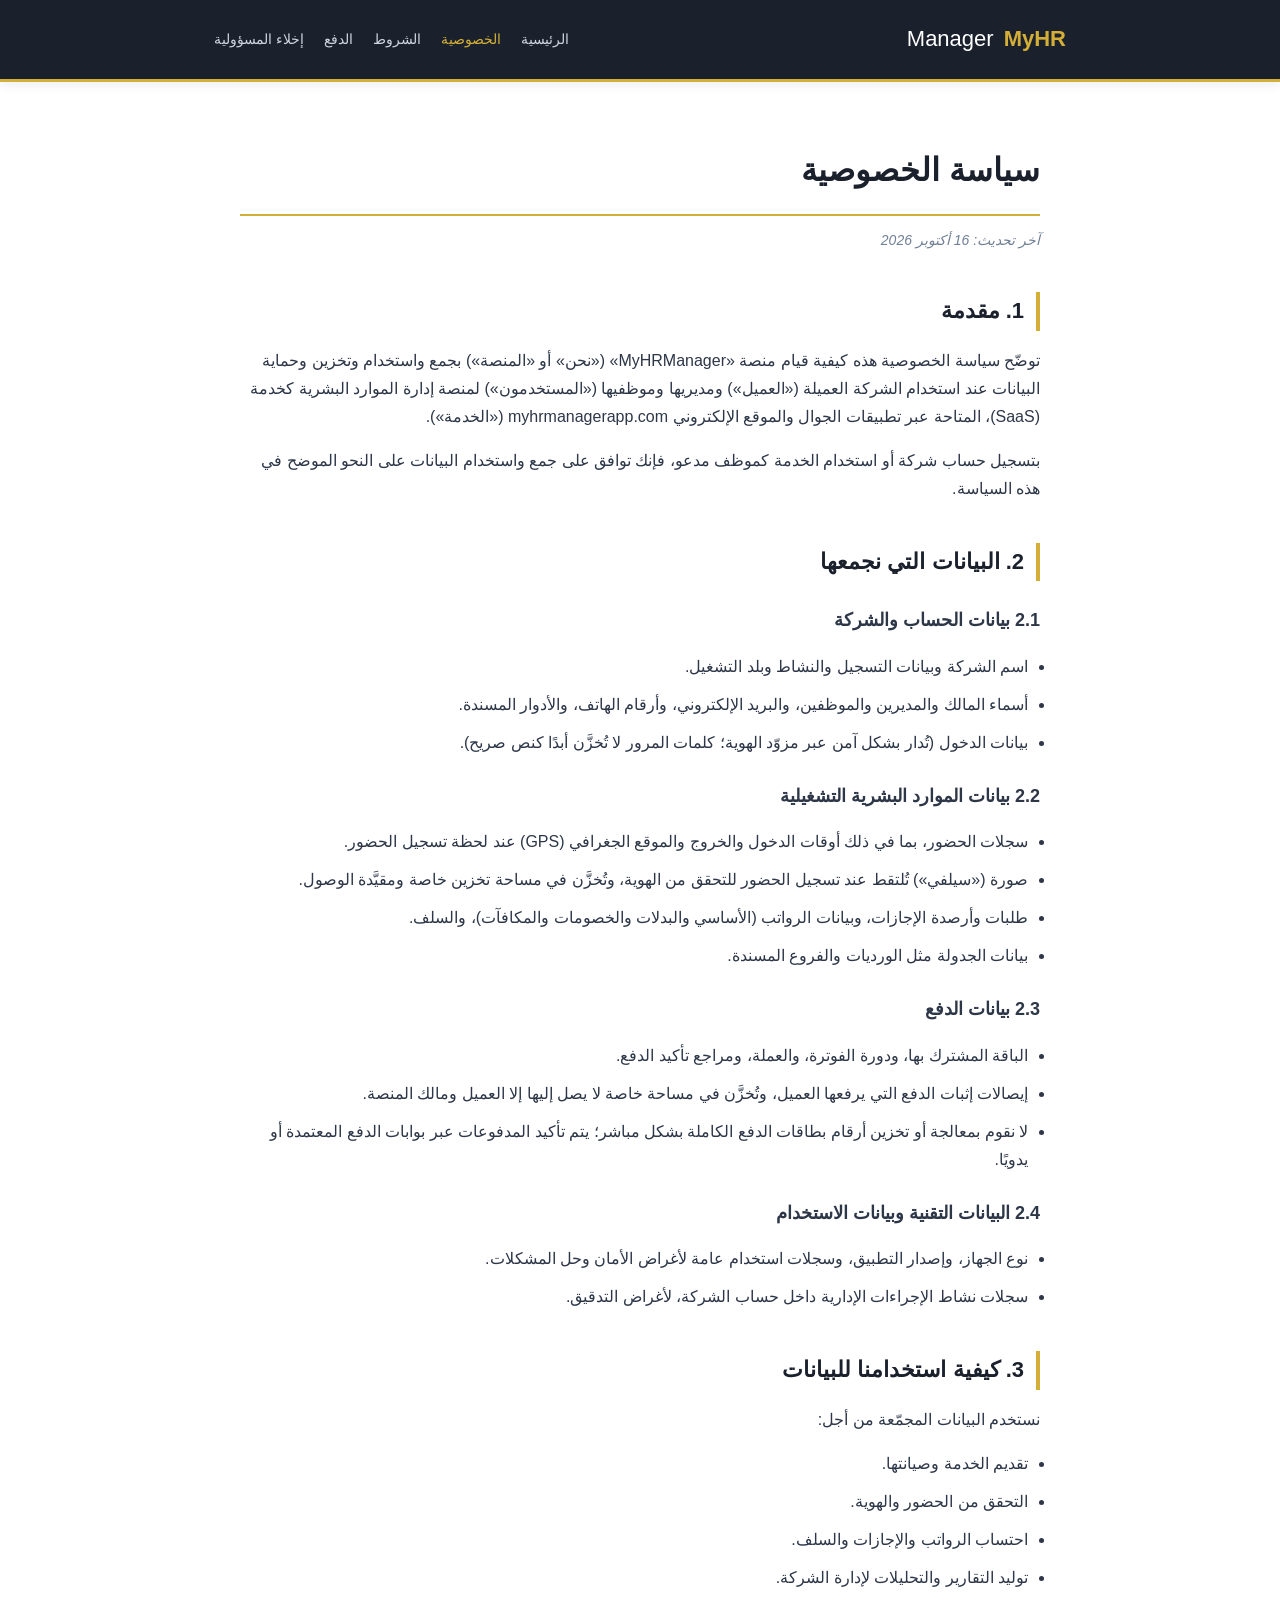
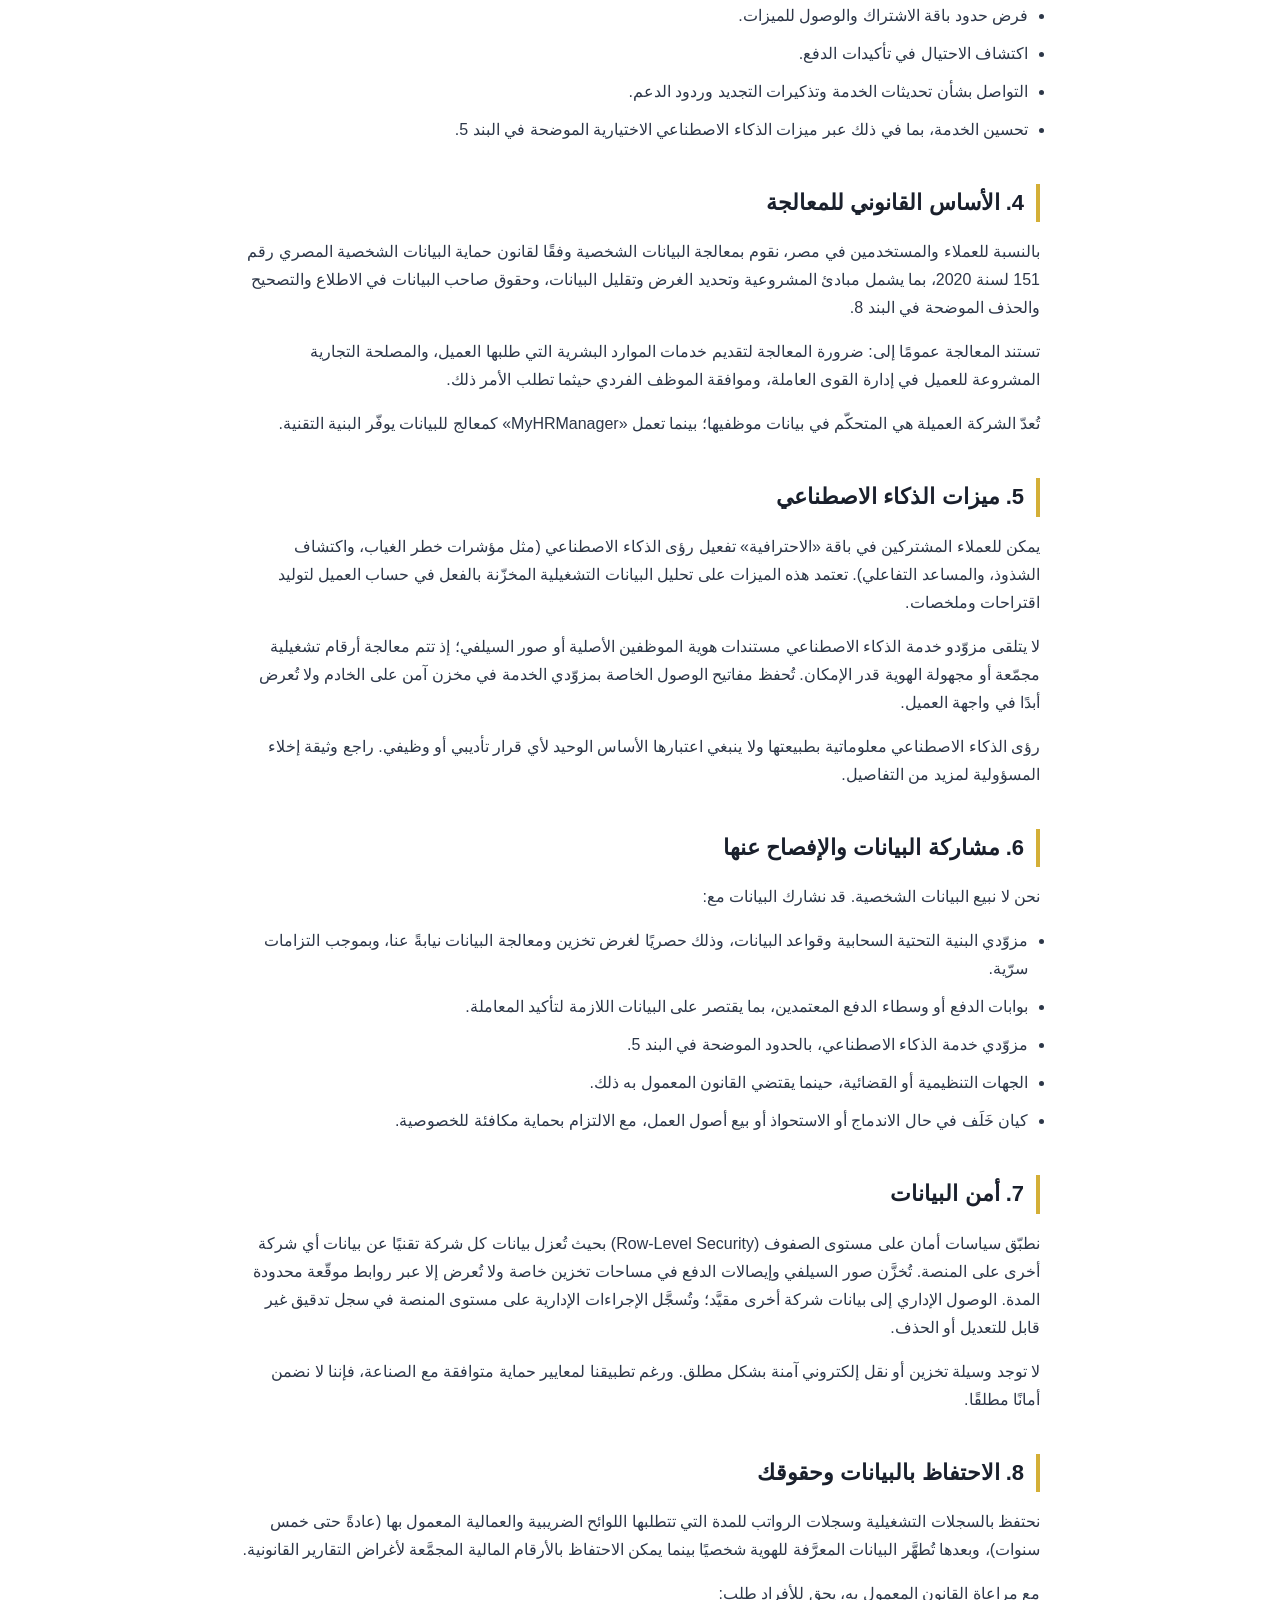
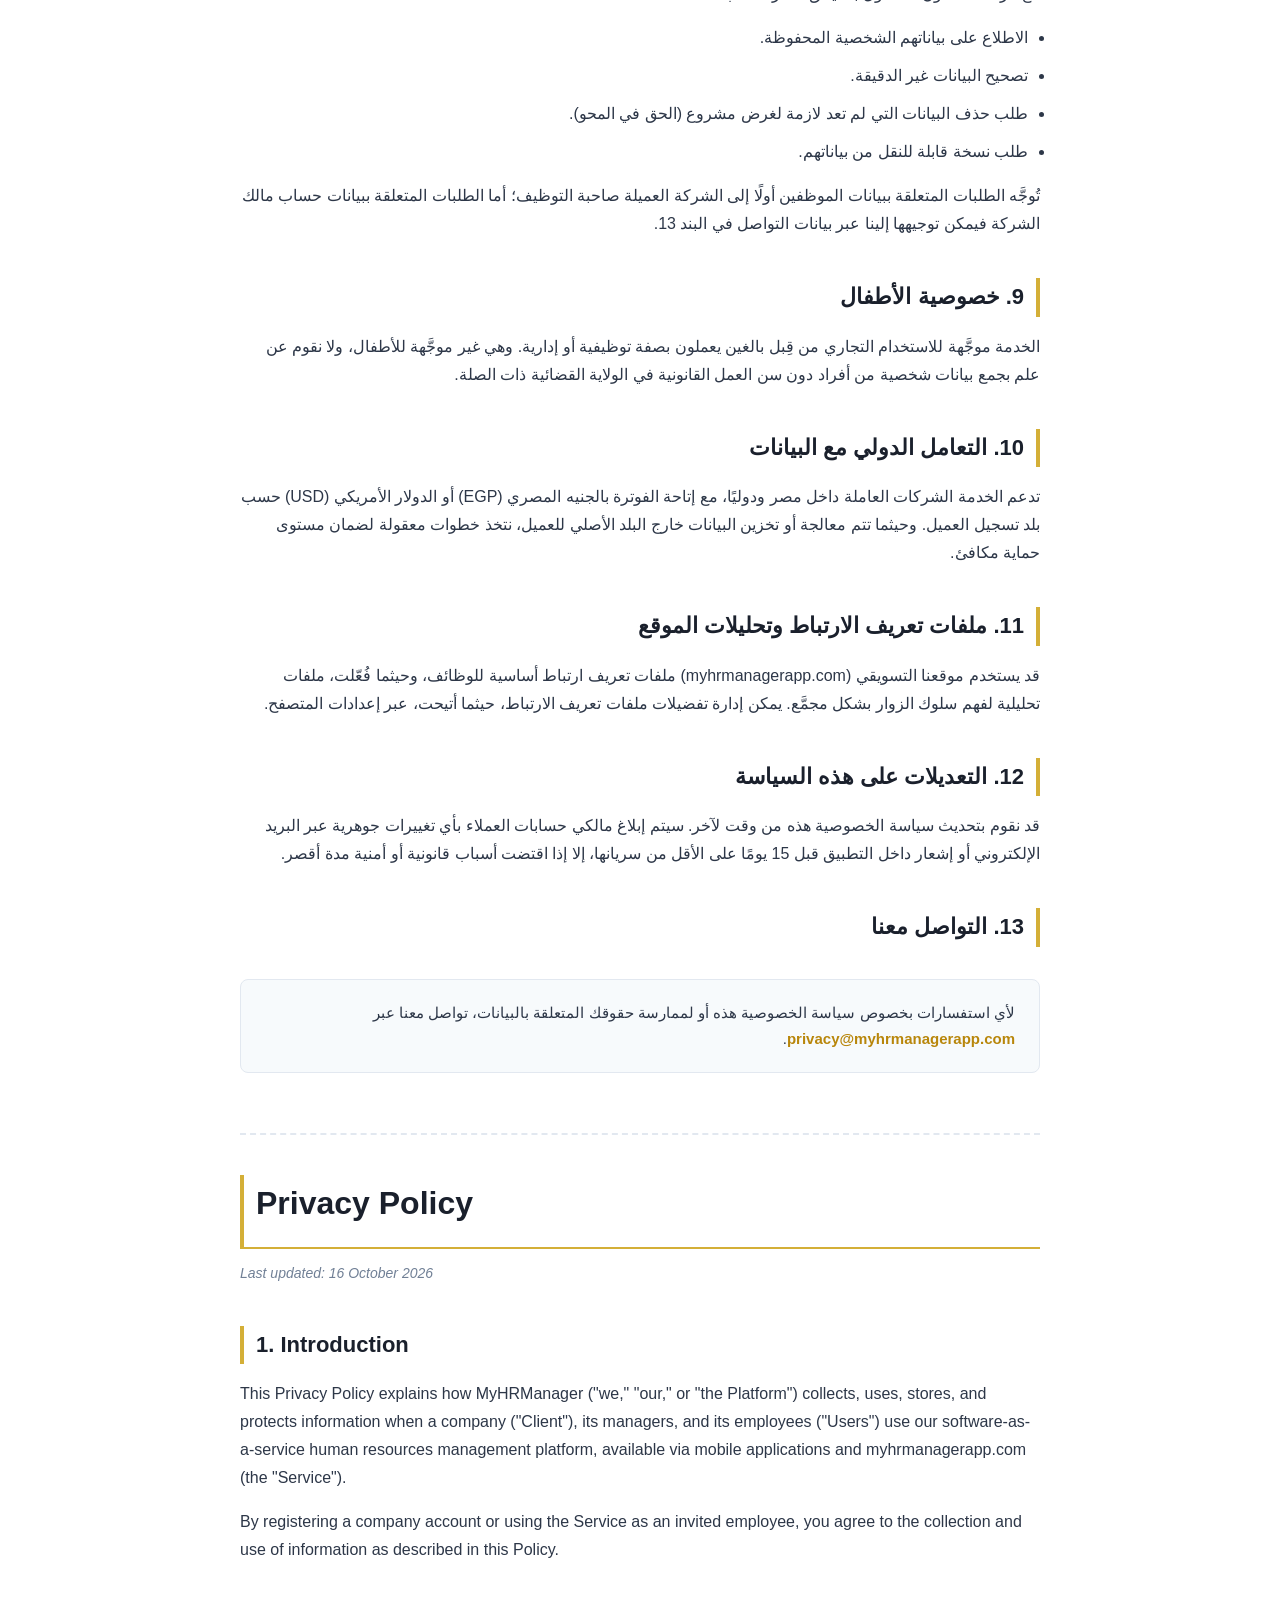
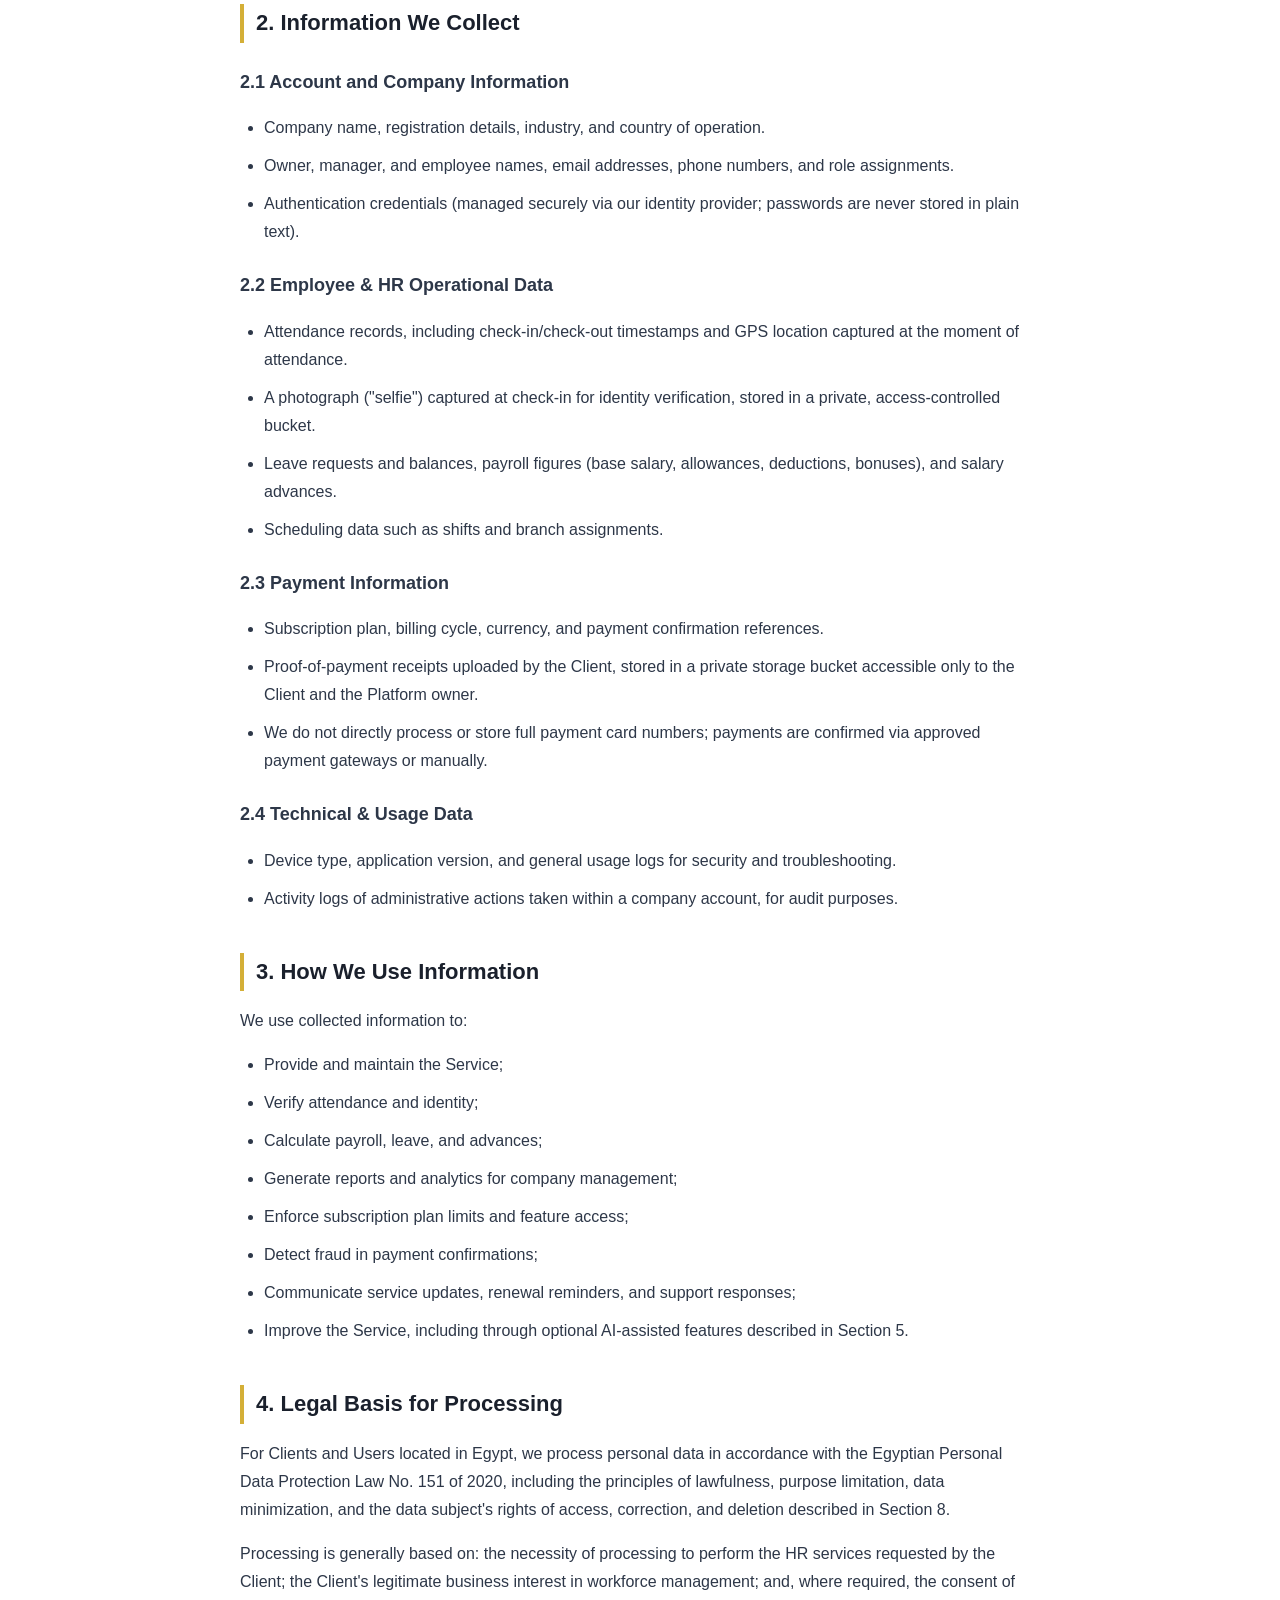
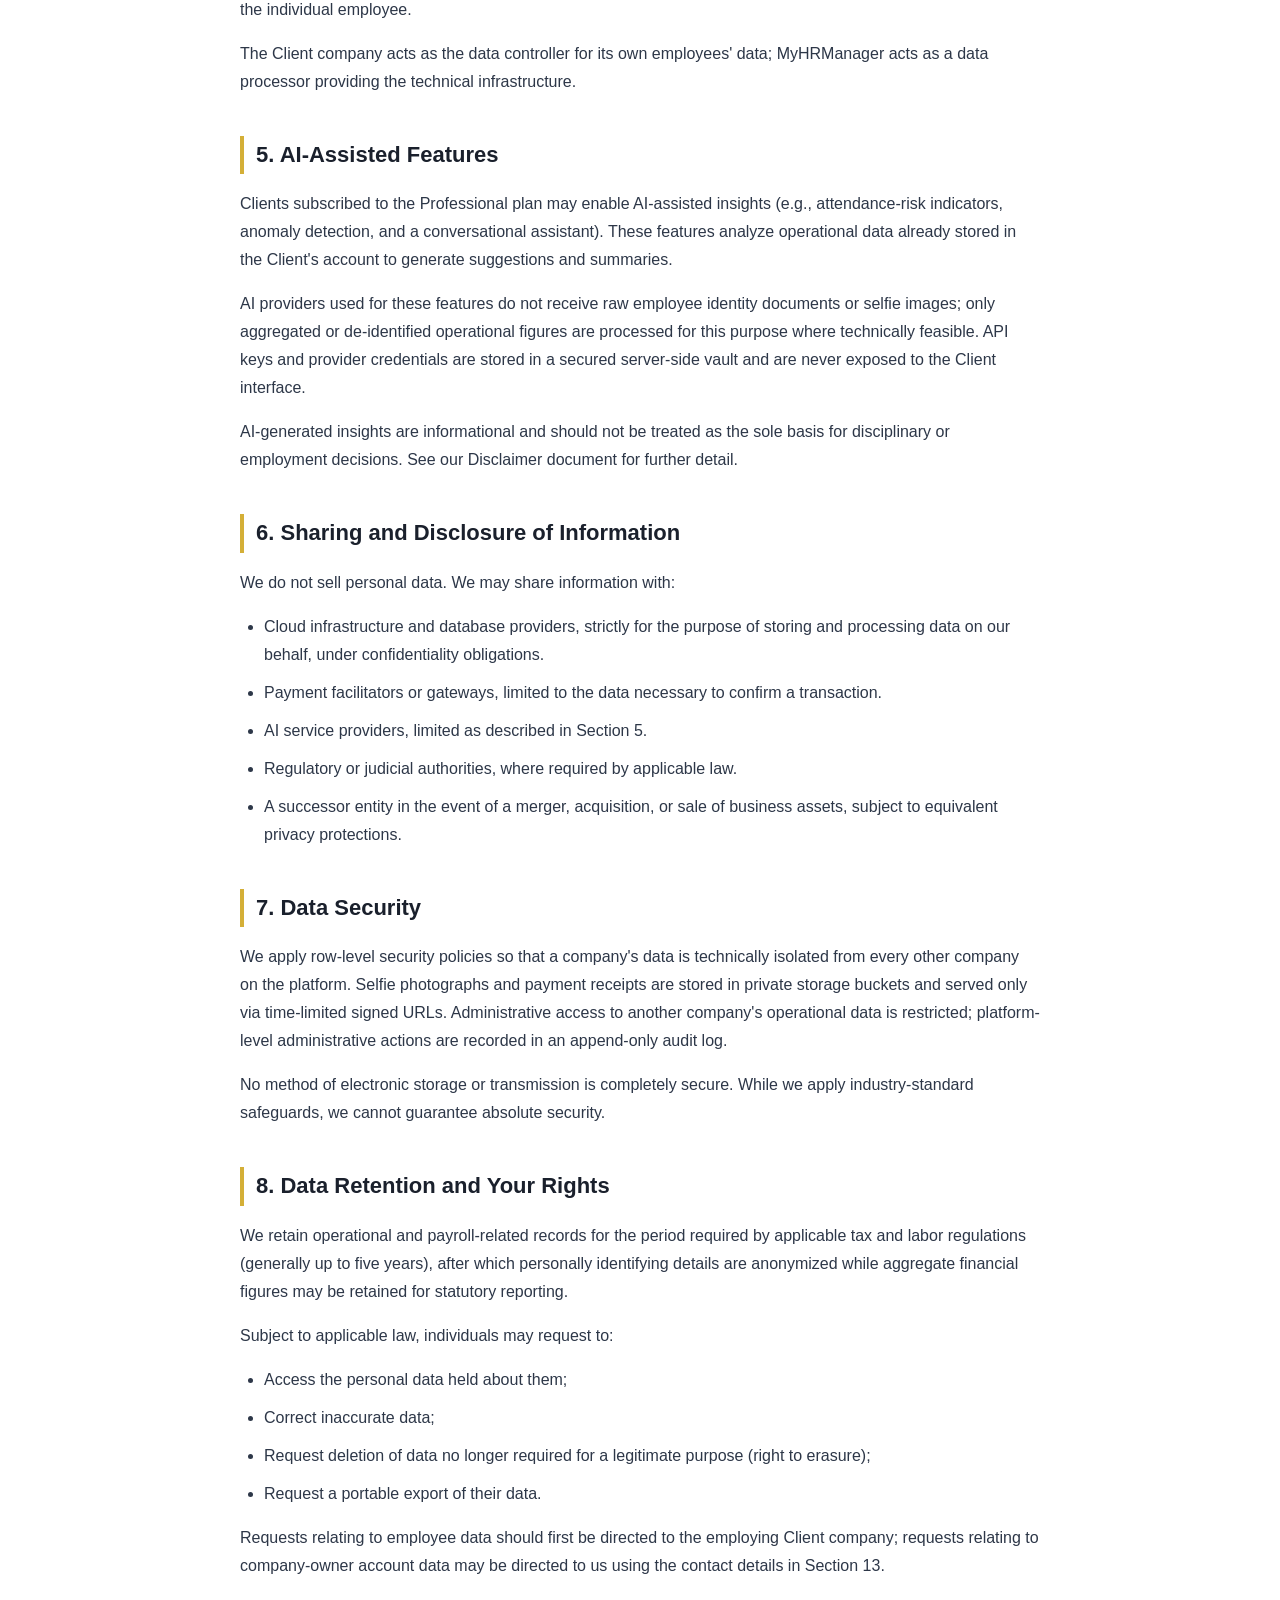
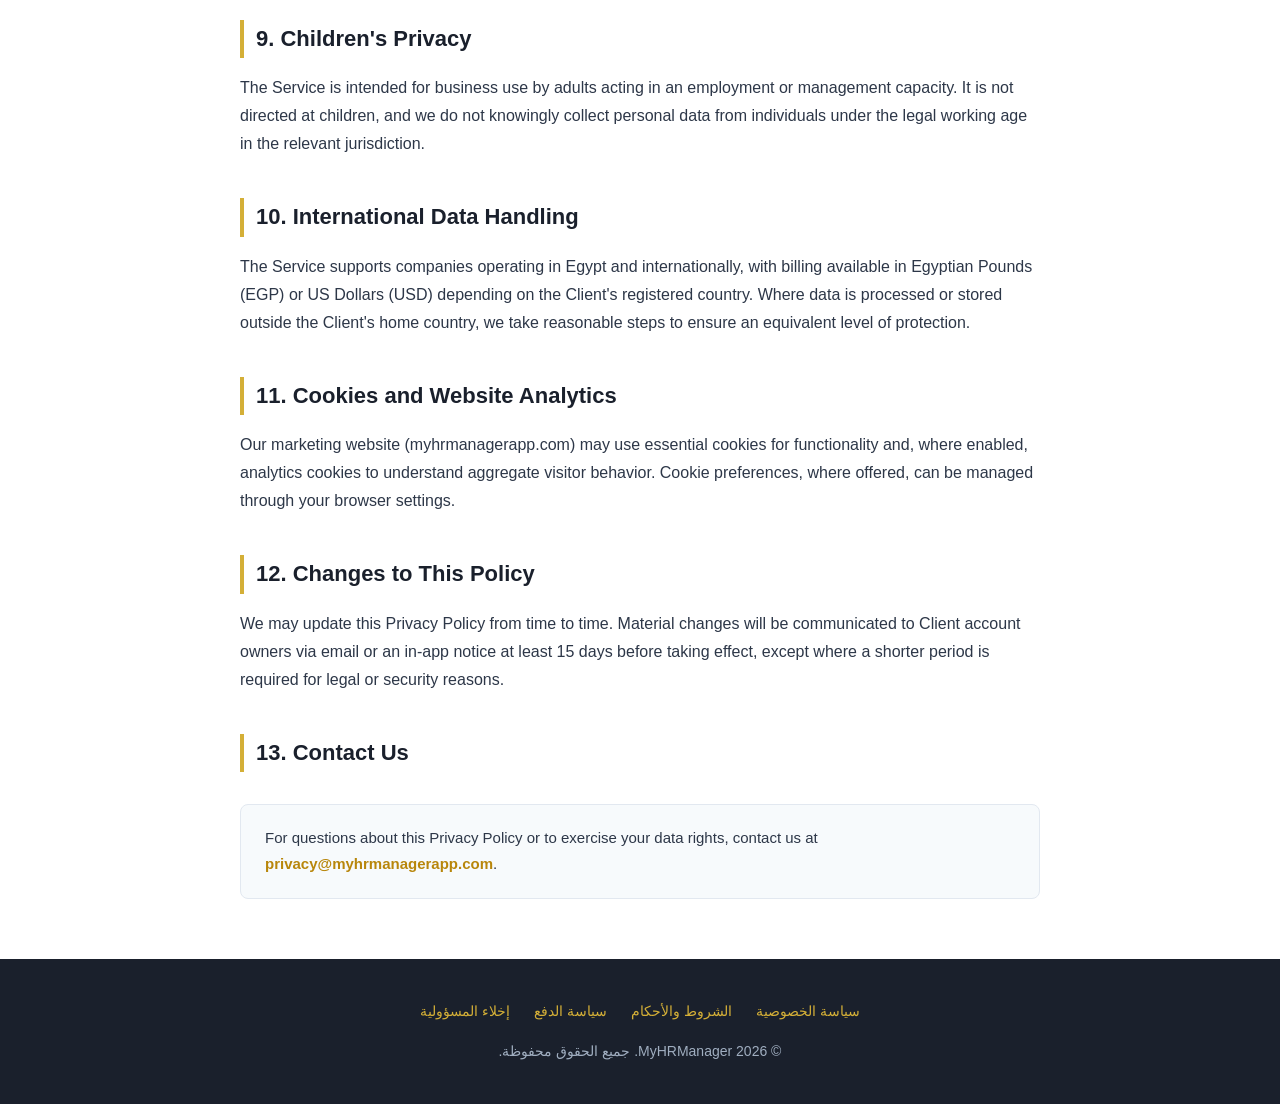
<file: privacy.html>
<!DOCTYPE html>
<html lang="ar" dir="rtl">
<head>
  <meta charset="UTF-8">
  <meta name="viewport" content="width=device-width, initial-scale=1.0">
  <title>سياسة الخصوصية — MyHRManager</title>
  <meta name="description" content="سياسة الخصوصية لمنصة MyHRManager — كيف نجمع بياناتك ونستخدمها ونحميها.">
  <link rel="stylesheet" href="style.css">
</head>
<body>

  <header class="site-header">
    <div class="container">
      <a href="index.html" class="site-logo">MyHR<span>Manager</span></a>
      <nav class="site-nav">
        <a href="index.html">الرئيسية</a>
        <a href="privacy.html" class="active">الخصوصية</a>
        <a href="terms.html">الشروط</a>
        <a href="payment-policy.html">الدفع</a>
        <a href="disclaimer.html">إخلاء المسؤولية</a>
      </nav>
    </div>
  </header>

  <main class="main">
    <div class="container">
      <article class="document">

        <!-- ===================== ARABIC ===================== -->
        <section class="lang-section">
          <h1>سياسة الخصوصية</h1>
          <p class="meta">آخر تحديث: 16 أكتوبر 2026</p>

          <h2>1. مقدمة</h2>
          <p>
            توضّح سياسة الخصوصية هذه كيفية قيام منصة «MyHRManager» («نحن» أو «المنصة») بجمع واستخدام وتخزين وحماية البيانات عند استخدام الشركة العميلة («العميل») ومديريها وموظفيها («المستخدمون») لمنصة إدارة الموارد البشرية كخدمة (SaaS)، المتاحة عبر تطبيقات الجوال والموقع الإلكتروني myhrmanagerapp.com («الخدمة»).
          </p>
          <p>
            بتسجيل حساب شركة أو استخدام الخدمة كموظف مدعو، فإنك توافق على جمع واستخدام البيانات على النحو الموضح في هذه السياسة.
          </p>

          <h2>2. البيانات التي نجمعها</h2>
          <h3>2.1 بيانات الحساب والشركة</h3>
          <ul>
            <li>اسم الشركة وبيانات التسجيل والنشاط وبلد التشغيل.</li>
            <li>أسماء المالك والمديرين والموظفين، والبريد الإلكتروني، وأرقام الهاتف، والأدوار المسندة.</li>
            <li>بيانات الدخول (تُدار بشكل آمن عبر مزوّد الهوية؛ كلمات المرور لا تُخزَّن أبدًا كنص صريح).</li>
          </ul>

          <h3>2.2 بيانات الموارد البشرية التشغيلية</h3>
          <ul>
            <li>سجلات الحضور، بما في ذلك أوقات الدخول والخروج والموقع الجغرافي (GPS) عند لحظة تسجيل الحضور.</li>
            <li>صورة («سيلفي») تُلتقط عند تسجيل الحضور للتحقق من الهوية، وتُخزَّن في مساحة تخزين خاصة ومقيَّدة الوصول.</li>
            <li>طلبات وأرصدة الإجازات، وبيانات الرواتب (الأساسي والبدلات والخصومات والمكافآت)، والسلف.</li>
            <li>بيانات الجدولة مثل الورديات والفروع المسندة.</li>
          </ul>

          <h3>2.3 بيانات الدفع</h3>
          <ul>
            <li>الباقة المشترك بها، ودورة الفوترة، والعملة، ومراجع تأكيد الدفع.</li>
            <li>إيصالات إثبات الدفع التي يرفعها العميل، وتُخزَّن في مساحة خاصة لا يصل إليها إلا العميل ومالك المنصة.</li>
            <li>لا نقوم بمعالجة أو تخزين أرقام بطاقات الدفع الكاملة بشكل مباشر؛ يتم تأكيد المدفوعات عبر بوابات الدفع المعتمدة أو يدويًا.</li>
          </ul>

          <h3>2.4 البيانات التقنية وبيانات الاستخدام</h3>
          <ul>
            <li>نوع الجهاز، وإصدار التطبيق، وسجلات استخدام عامة لأغراض الأمان وحل المشكلات.</li>
            <li>سجلات نشاط الإجراءات الإدارية داخل حساب الشركة، لأغراض التدقيق.</li>
          </ul>

          <h2>3. كيفية استخدامنا للبيانات</h2>
          <p>نستخدم البيانات المجمّعة من أجل:</p>
          <ul>
            <li>تقديم الخدمة وصيانتها.</li>
            <li>التحقق من الحضور والهوية.</li>
            <li>احتساب الرواتب والإجازات والسلف.</li>
            <li>توليد التقارير والتحليلات لإدارة الشركة.</li>
            <li>فرض حدود باقة الاشتراك والوصول للميزات.</li>
            <li>اكتشاف الاحتيال في تأكيدات الدفع.</li>
            <li>التواصل بشأن تحديثات الخدمة وتذكيرات التجديد وردود الدعم.</li>
            <li>تحسين الخدمة، بما في ذلك عبر ميزات الذكاء الاصطناعي الاختيارية الموضحة في البند 5.</li>
          </ul>

          <h2>4. الأساس القانوني للمعالجة</h2>
          <p>
            بالنسبة للعملاء والمستخدمين في مصر، نقوم بمعالجة البيانات الشخصية وفقًا لقانون حماية البيانات الشخصية المصري رقم 151 لسنة 2020، بما يشمل مبادئ المشروعية وتحديد الغرض وتقليل البيانات، وحقوق صاحب البيانات في الاطلاع والتصحيح والحذف الموضحة في البند 8.
          </p>
          <p>
            تستند المعالجة عمومًا إلى: ضرورة المعالجة لتقديم خدمات الموارد البشرية التي طلبها العميل، والمصلحة التجارية المشروعة للعميل في إدارة القوى العاملة، وموافقة الموظف الفردي حيثما تطلب الأمر ذلك.
          </p>
          <p>
            تُعدّ الشركة العميلة هي المتحكّم في بيانات موظفيها؛ بينما تعمل «MyHRManager» كمعالج للبيانات يوفّر البنية التقنية.
          </p>

          <h2>5. ميزات الذكاء الاصطناعي</h2>
          <p>
            يمكن للعملاء المشتركين في باقة «الاحترافية» تفعيل رؤى الذكاء الاصطناعي (مثل مؤشرات خطر الغياب، واكتشاف الشذوذ، والمساعد التفاعلي). تعتمد هذه الميزات على تحليل البيانات التشغيلية المخزّنة بالفعل في حساب العميل لتوليد اقتراحات وملخصات.
          </p>
          <p>
            لا يتلقى مزوّدو خدمة الذكاء الاصطناعي مستندات هوية الموظفين الأصلية أو صور السيلفي؛ إذ تتم معالجة أرقام تشغيلية مجمّعة أو مجهولة الهوية قدر الإمكان. تُحفظ مفاتيح الوصول الخاصة بمزوّدي الخدمة في مخزن آمن على الخادم ولا تُعرض أبدًا في واجهة العميل.
          </p>
          <p>
            رؤى الذكاء الاصطناعي معلوماتية بطبيعتها ولا ينبغي اعتبارها الأساس الوحيد لأي قرار تأديبي أو وظيفي. راجع وثيقة إخلاء المسؤولية لمزيد من التفاصيل.
          </p>

          <h2>6. مشاركة البيانات والإفصاح عنها</h2>
          <p>نحن لا نبيع البيانات الشخصية. قد نشارك البيانات مع:</p>
          <ul>
            <li>مزوّدي البنية التحتية السحابية وقواعد البيانات، وذلك حصريًا لغرض تخزين ومعالجة البيانات نيابةً عنا، وبموجب التزامات سرّية.</li>
            <li>بوابات الدفع أو وسطاء الدفع المعتمدين، بما يقتصر على البيانات اللازمة لتأكيد المعاملة.</li>
            <li>مزوّدي خدمة الذكاء الاصطناعي، بالحدود الموضحة في البند 5.</li>
            <li>الجهات التنظيمية أو القضائية، حينما يقتضي القانون المعمول به ذلك.</li>
            <li>كيان خَلَف في حال الاندماج أو الاستحواذ أو بيع أصول العمل، مع الالتزام بحماية مكافئة للخصوصية.</li>
          </ul>

          <h2>7. أمن البيانات</h2>
          <p>
            نطبّق سياسات أمان على مستوى الصفوف (Row-Level Security) بحيث تُعزل بيانات كل شركة تقنيًا عن بيانات أي شركة أخرى على المنصة. تُخزَّن صور السيلفي وإيصالات الدفع في مساحات تخزين خاصة ولا تُعرض إلا عبر روابط موقّعة محدودة المدة. الوصول الإداري إلى بيانات شركة أخرى مقيَّد؛ وتُسجَّل الإجراءات الإدارية على مستوى المنصة في سجل تدقيق غير قابل للتعديل أو الحذف.
          </p>
          <p>
            لا توجد وسيلة تخزين أو نقل إلكتروني آمنة بشكل مطلق. ورغم تطبيقنا لمعايير حماية متوافقة مع الصناعة، فإننا لا نضمن أمانًا مطلقًا.
          </p>

          <h2>8. الاحتفاظ بالبيانات وحقوقك</h2>
          <p>
            نحتفظ بالسجلات التشغيلية وسجلات الرواتب للمدة التي تتطلبها اللوائح الضريبية والعمالية المعمول بها (عادةً حتى خمس سنوات)، وبعدها تُطهَّر البيانات المعرَّفة للهوية شخصيًا بينما يمكن الاحتفاظ بالأرقام المالية المجمَّعة لأغراض التقارير القانونية.
          </p>
          <p>مع مراعاة القانون المعمول به، يحق للأفراد طلب:</p>
          <ul>
            <li>الاطلاع على بياناتهم الشخصية المحفوظة.</li>
            <li>تصحيح البيانات غير الدقيقة.</li>
            <li>طلب حذف البيانات التي لم تعد لازمة لغرض مشروع (الحق في المحو).</li>
            <li>طلب نسخة قابلة للنقل من بياناتهم.</li>
          </ul>
          <p>
            تُوجَّه الطلبات المتعلقة ببيانات الموظفين أولًا إلى الشركة العميلة صاحبة التوظيف؛ أما الطلبات المتعلقة ببيانات حساب مالك الشركة فيمكن توجيهها إلينا عبر بيانات التواصل في البند 13.
          </p>

          <h2>9. خصوصية الأطفال</h2>
          <p>
            الخدمة موجَّهة للاستخدام التجاري من قِبل بالغين يعملون بصفة توظيفية أو إدارية. وهي غير موجَّهة للأطفال، ولا نقوم عن علم بجمع بيانات شخصية من أفراد دون سن العمل القانونية في الولاية القضائية ذات الصلة.
          </p>

          <h2>10. التعامل الدولي مع البيانات</h2>
          <p>
            تدعم الخدمة الشركات العاملة داخل مصر ودوليًا، مع إتاحة الفوترة بالجنيه المصري (EGP) أو الدولار الأمريكي (USD) حسب بلد تسجيل العميل. وحيثما تتم معالجة أو تخزين البيانات خارج البلد الأصلي للعميل، نتخذ خطوات معقولة لضمان مستوى حماية مكافئ.
          </p>

          <h2>11. ملفات تعريف الارتباط وتحليلات الموقع</h2>
          <p>
            قد يستخدم موقعنا التسويقي (myhrmanagerapp.com) ملفات تعريف ارتباط أساسية للوظائف، وحيثما فُعّلت، ملفات تحليلية لفهم سلوك الزوار بشكل مجمَّع. يمكن إدارة تفضيلات ملفات تعريف الارتباط، حيثما أتيحت، عبر إعدادات المتصفح.
          </p>

          <h2>12. التعديلات على هذه السياسة</h2>
          <p>
            قد نقوم بتحديث سياسة الخصوصية هذه من وقت لآخر. سيتم إبلاغ مالكي حسابات العملاء بأي تغييرات جوهرية عبر البريد الإلكتروني أو إشعار داخل التطبيق قبل 15 يومًا على الأقل من سريانها، إلا إذا اقتضت أسباب قانونية أو أمنية مدة أقصر.
          </p>

          <h2>13. التواصل معنا</h2>
          <div class="contact-box">
            <p>
              لأي استفسارات بخصوص سياسة الخصوصية هذه أو لممارسة حقوقك المتعلقة بالبيانات، تواصل معنا عبر
              <a href="mailto:privacy@myhrmanagerapp.com">privacy@myhrmanagerapp.com</a>.
            </p>
          </div>
        </section>

        <!-- ===================== ENGLISH ===================== -->
        <section class="lang-section en">
          <h1>Privacy Policy</h1>
          <p class="meta">Last updated: 16 October 2026</p>

          <h2>1. Introduction</h2>
          <p>
            This Privacy Policy explains how MyHRManager ("we," "our," or "the Platform") collects, uses, stores, and protects information when a company ("Client"), its managers, and its employees ("Users") use our software-as-a-service human resources management platform, available via mobile applications and myhrmanagerapp.com (the "Service").
          </p>
          <p>
            By registering a company account or using the Service as an invited employee, you agree to the collection and use of information as described in this Policy.
          </p>

          <h2>2. Information We Collect</h2>
          <h3>2.1 Account and Company Information</h3>
          <ul>
            <li>Company name, registration details, industry, and country of operation.</li>
            <li>Owner, manager, and employee names, email addresses, phone numbers, and role assignments.</li>
            <li>Authentication credentials (managed securely via our identity provider; passwords are never stored in plain text).</li>
          </ul>

          <h3>2.2 Employee & HR Operational Data</h3>
          <ul>
            <li>Attendance records, including check-in/check-out timestamps and GPS location captured at the moment of attendance.</li>
            <li>A photograph ("selfie") captured at check-in for identity verification, stored in a private, access-controlled bucket.</li>
            <li>Leave requests and balances, payroll figures (base salary, allowances, deductions, bonuses), and salary advances.</li>
            <li>Scheduling data such as shifts and branch assignments.</li>
          </ul>

          <h3>2.3 Payment Information</h3>
          <ul>
            <li>Subscription plan, billing cycle, currency, and payment confirmation references.</li>
            <li>Proof-of-payment receipts uploaded by the Client, stored in a private storage bucket accessible only to the Client and the Platform owner.</li>
            <li>We do not directly process or store full payment card numbers; payments are confirmed via approved payment gateways or manually.</li>
          </ul>

          <h3>2.4 Technical & Usage Data</h3>
          <ul>
            <li>Device type, application version, and general usage logs for security and troubleshooting.</li>
            <li>Activity logs of administrative actions taken within a company account, for audit purposes.</li>
          </ul>

          <h2>3. How We Use Information</h2>
          <p>We use collected information to:</p>
          <ul>
            <li>Provide and maintain the Service;</li>
            <li>Verify attendance and identity;</li>
            <li>Calculate payroll, leave, and advances;</li>
            <li>Generate reports and analytics for company management;</li>
            <li>Enforce subscription plan limits and feature access;</li>
            <li>Detect fraud in payment confirmations;</li>
            <li>Communicate service updates, renewal reminders, and support responses;</li>
            <li>Improve the Service, including through optional AI-assisted features described in Section 5.</li>
          </ul>

          <h2>4. Legal Basis for Processing</h2>
          <p>
            For Clients and Users located in Egypt, we process personal data in accordance with the Egyptian Personal Data Protection Law No. 151 of 2020, including the principles of lawfulness, purpose limitation, data minimization, and the data subject's rights of access, correction, and deletion described in Section 8.
          </p>
          <p>
            Processing is generally based on: the necessity of processing to perform the HR services requested by the Client; the Client's legitimate business interest in workforce management; and, where required, the consent of the individual employee.
          </p>
          <p>
            The Client company acts as the data controller for its own employees' data; MyHRManager acts as a data processor providing the technical infrastructure.
          </p>

          <h2>5. AI-Assisted Features</h2>
          <p>
            Clients subscribed to the Professional plan may enable AI-assisted insights (e.g., attendance-risk indicators, anomaly detection, and a conversational assistant). These features analyze operational data already stored in the Client's account to generate suggestions and summaries.
          </p>
          <p>
            AI providers used for these features do not receive raw employee identity documents or selfie images; only aggregated or de-identified operational figures are processed for this purpose where technically feasible. API keys and provider credentials are stored in a secured server-side vault and are never exposed to the Client interface.
          </p>
          <p>
            AI-generated insights are informational and should not be treated as the sole basis for disciplinary or employment decisions. See our Disclaimer document for further detail.
          </p>

          <h2>6. Sharing and Disclosure of Information</h2>
          <p>We do not sell personal data. We may share information with:</p>
          <ul>
            <li>Cloud infrastructure and database providers, strictly for the purpose of storing and processing data on our behalf, under confidentiality obligations.</li>
            <li>Payment facilitators or gateways, limited to the data necessary to confirm a transaction.</li>
            <li>AI service providers, limited as described in Section 5.</li>
            <li>Regulatory or judicial authorities, where required by applicable law.</li>
            <li>A successor entity in the event of a merger, acquisition, or sale of business assets, subject to equivalent privacy protections.</li>
          </ul>

          <h2>7. Data Security</h2>
          <p>
            We apply row-level security policies so that a company's data is technically isolated from every other company on the platform. Selfie photographs and payment receipts are stored in private storage buckets and served only via time-limited signed URLs. Administrative access to another company's operational data is restricted; platform-level administrative actions are recorded in an append-only audit log.
          </p>
          <p>
            No method of electronic storage or transmission is completely secure. While we apply industry-standard safeguards, we cannot guarantee absolute security.
          </p>

          <h2>8. Data Retention and Your Rights</h2>
          <p>
            We retain operational and payroll-related records for the period required by applicable tax and labor regulations (generally up to five years), after which personally identifying details are anonymized while aggregate financial figures may be retained for statutory reporting.
          </p>
          <p>Subject to applicable law, individuals may request to:</p>
          <ul>
            <li>Access the personal data held about them;</li>
            <li>Correct inaccurate data;</li>
            <li>Request deletion of data no longer required for a legitimate purpose (right to erasure);</li>
            <li>Request a portable export of their data.</li>
          </ul>
          <p>
            Requests relating to employee data should first be directed to the employing Client company; requests relating to company-owner account data may be directed to us using the contact details in Section 13.
          </p>

          <h2>9. Children's Privacy</h2>
          <p>
            The Service is intended for business use by adults acting in an employment or management capacity. It is not directed at children, and we do not knowingly collect personal data from individuals under the legal working age in the relevant jurisdiction.
          </p>

          <h2>10. International Data Handling</h2>
          <p>
            The Service supports companies operating in Egypt and internationally, with billing available in Egyptian Pounds (EGP) or US Dollars (USD) depending on the Client's registered country. Where data is processed or stored outside the Client's home country, we take reasonable steps to ensure an equivalent level of protection.
          </p>

          <h2>11. Cookies and Website Analytics</h2>
          <p>
            Our marketing website (myhrmanagerapp.com) may use essential cookies for functionality and, where enabled, analytics cookies to understand aggregate visitor behavior. Cookie preferences, where offered, can be managed through your browser settings.
          </p>

          <h2>12. Changes to This Policy</h2>
          <p>
            We may update this Privacy Policy from time to time. Material changes will be communicated to Client account owners via email or an in-app notice at least 15 days before taking effect, except where a shorter period is required for legal or security reasons.
          </p>

          <h2>13. Contact Us</h2>
          <div class="contact-box">
            <p>
              For questions about this Privacy Policy or to exercise your data rights, contact us at
              <a href="mailto:privacy@myhrmanagerapp.com">privacy@myhrmanagerapp.com</a>.
            </p>
          </div>
        </section>

      </article>
    </div>
  </main>

  <footer class="site-footer">
    <div class="container">
      <div class="footer-links">
        <a href="privacy.html">سياسة الخصوصية</a>
        <a href="terms.html">الشروط والأحكام</a>
        <a href="payment-policy.html">سياسة الدفع</a>
        <a href="disclaimer.html">إخلاء المسؤولية</a>
      </div>
      <p>&copy; 2026 MyHRManager. جميع الحقوق محفوظة.</p>
    </div>
  </footer>

</body>
</html>
</file>
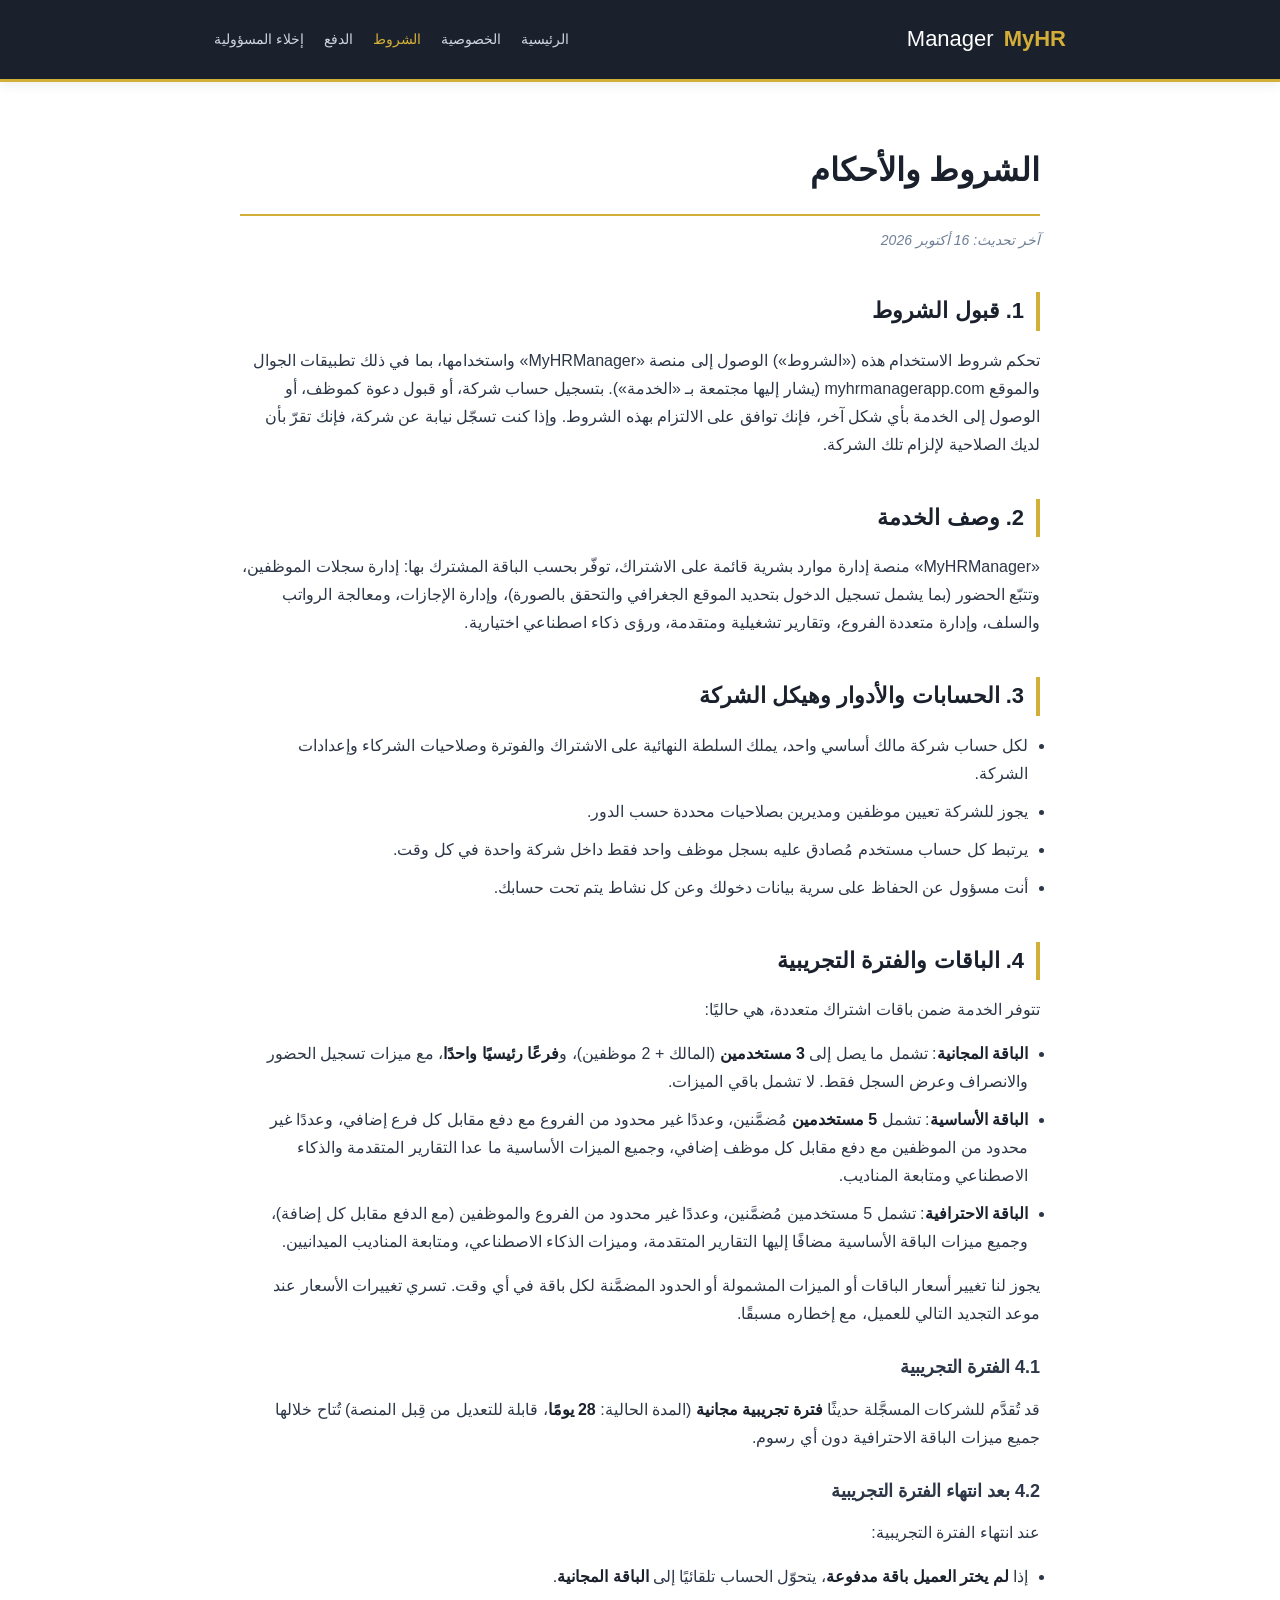
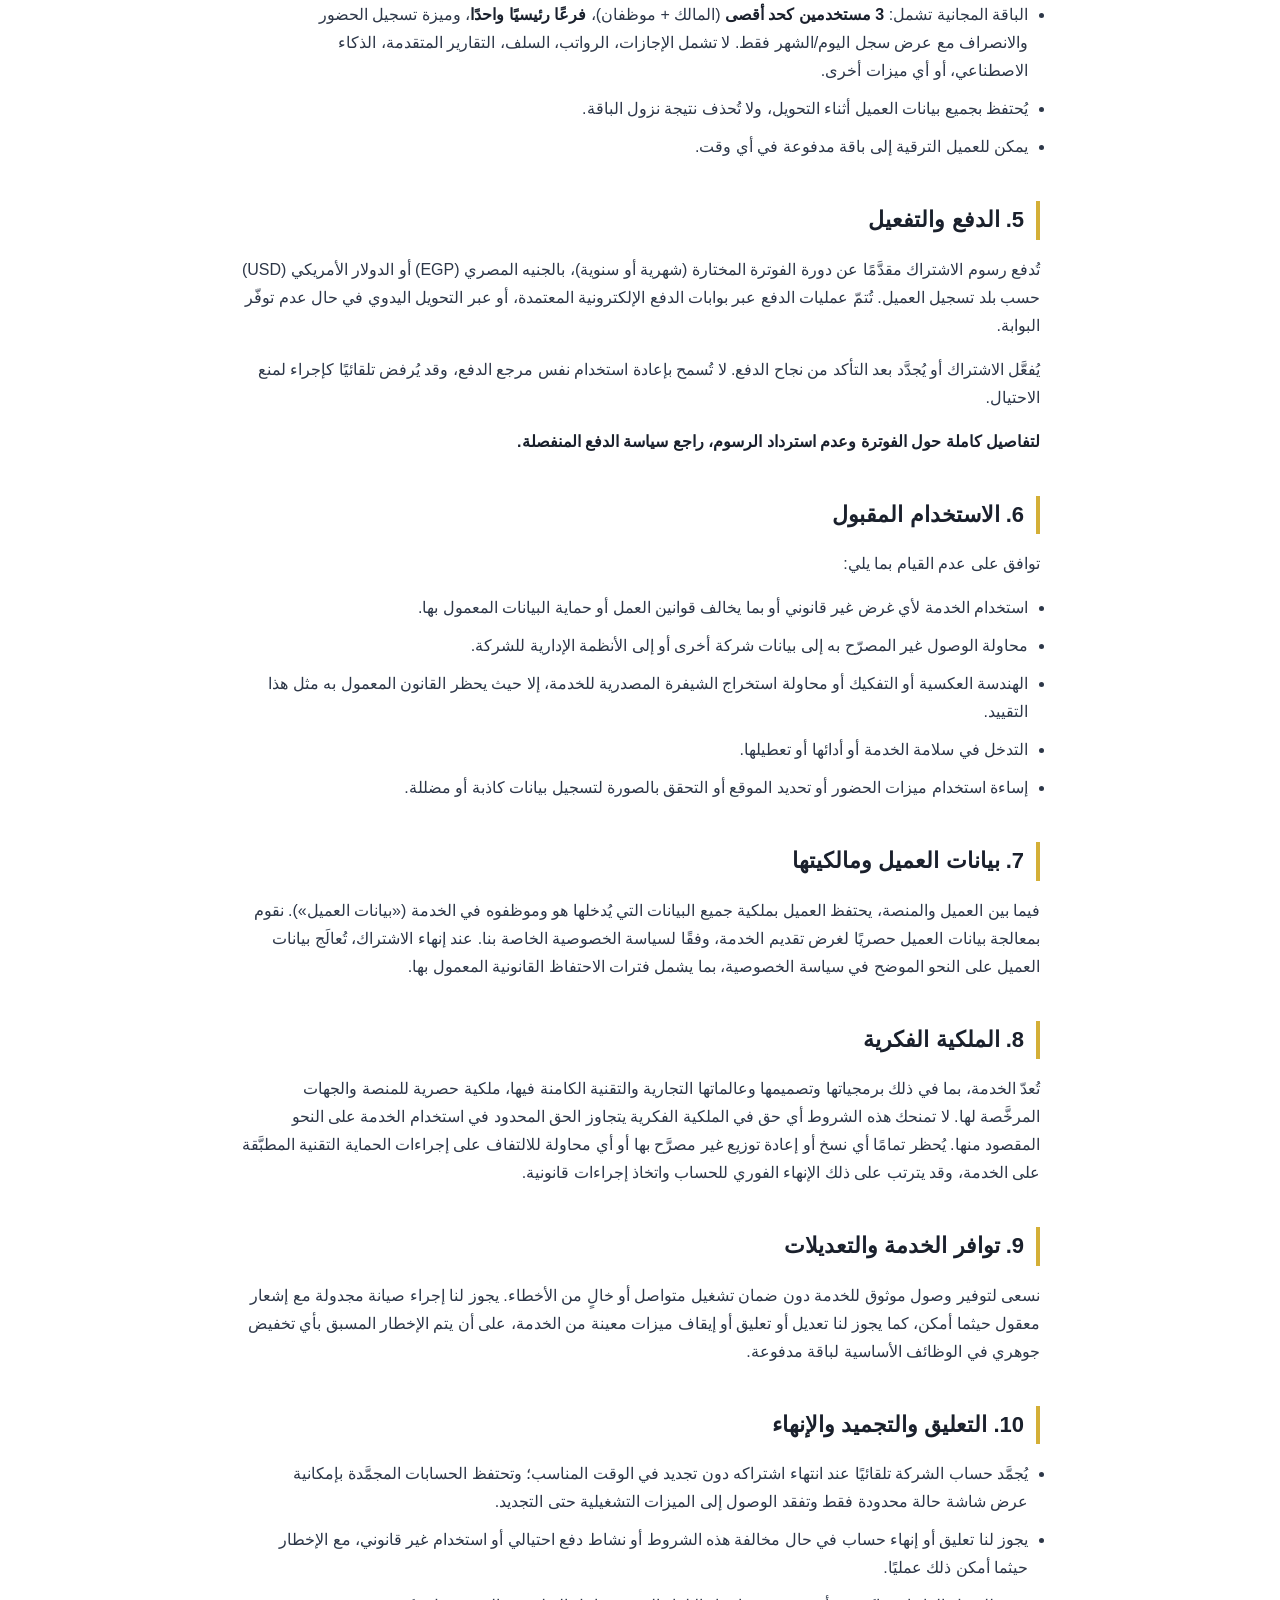
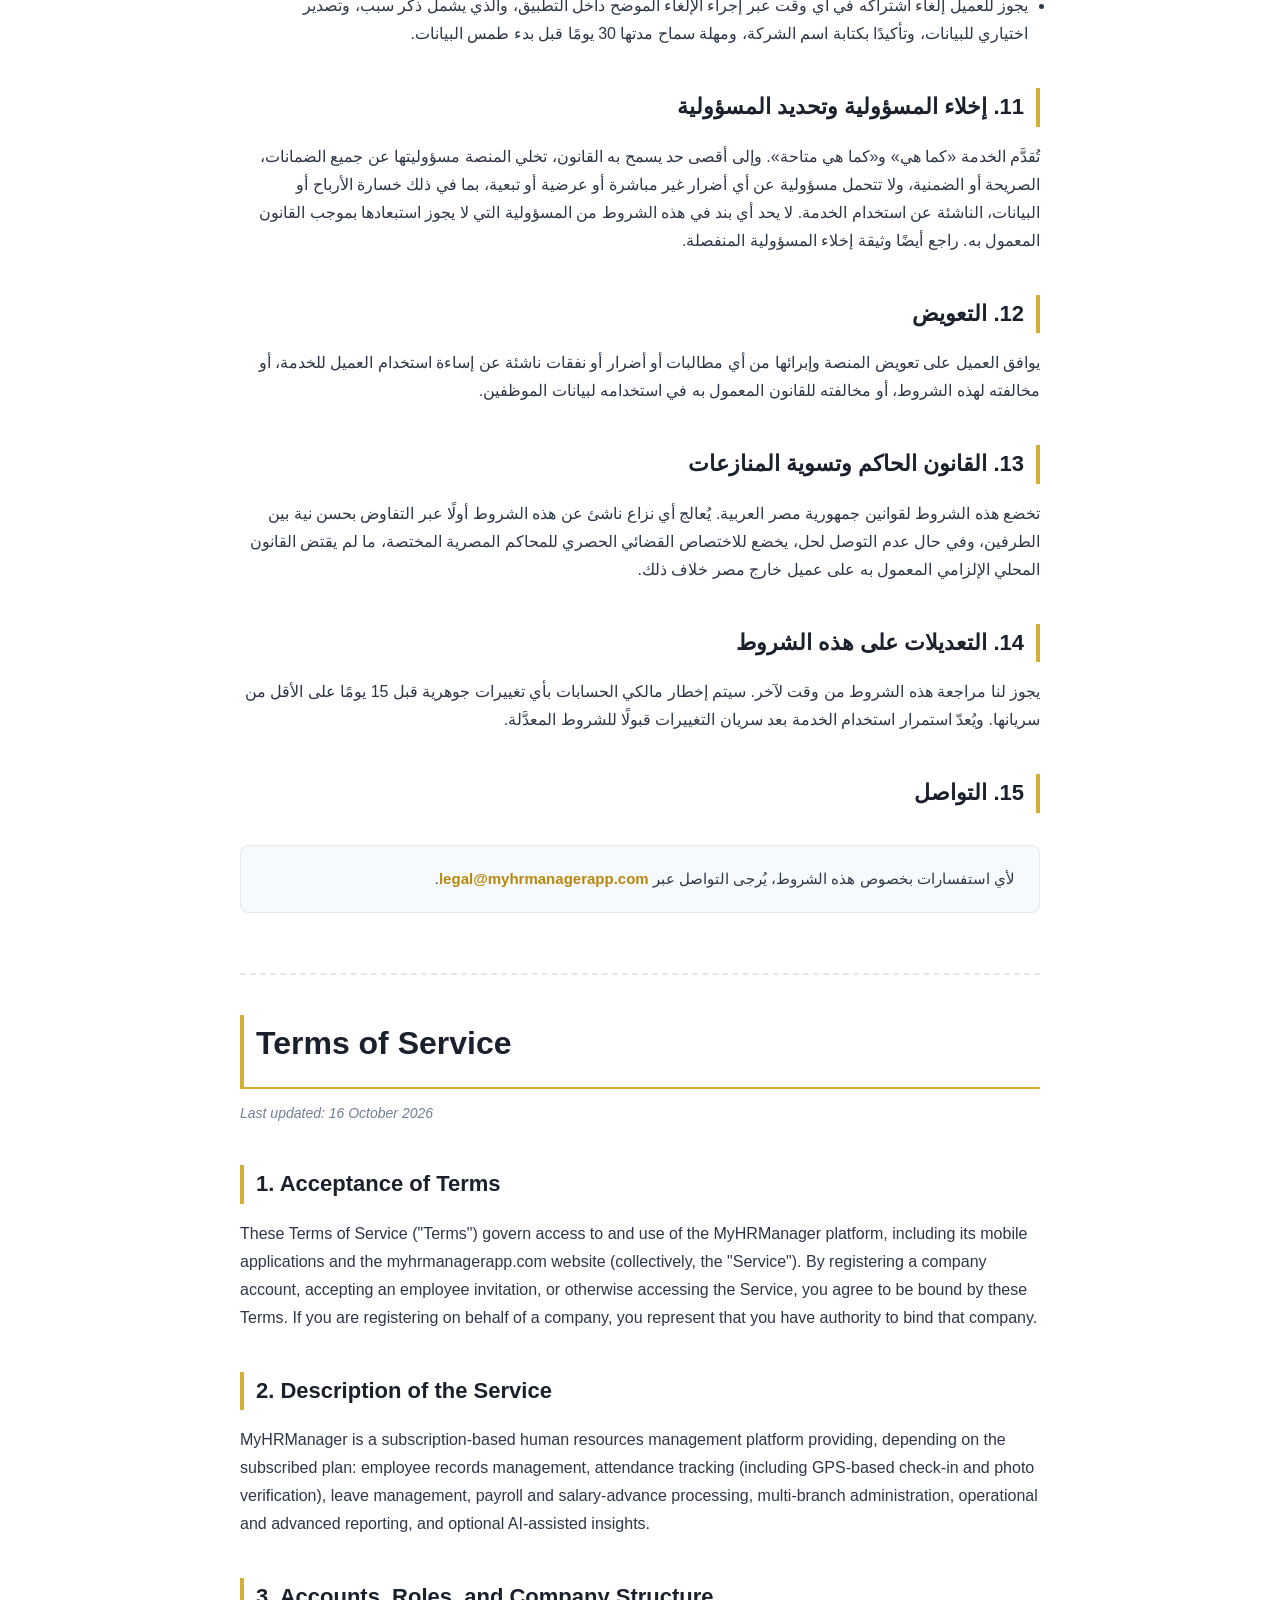
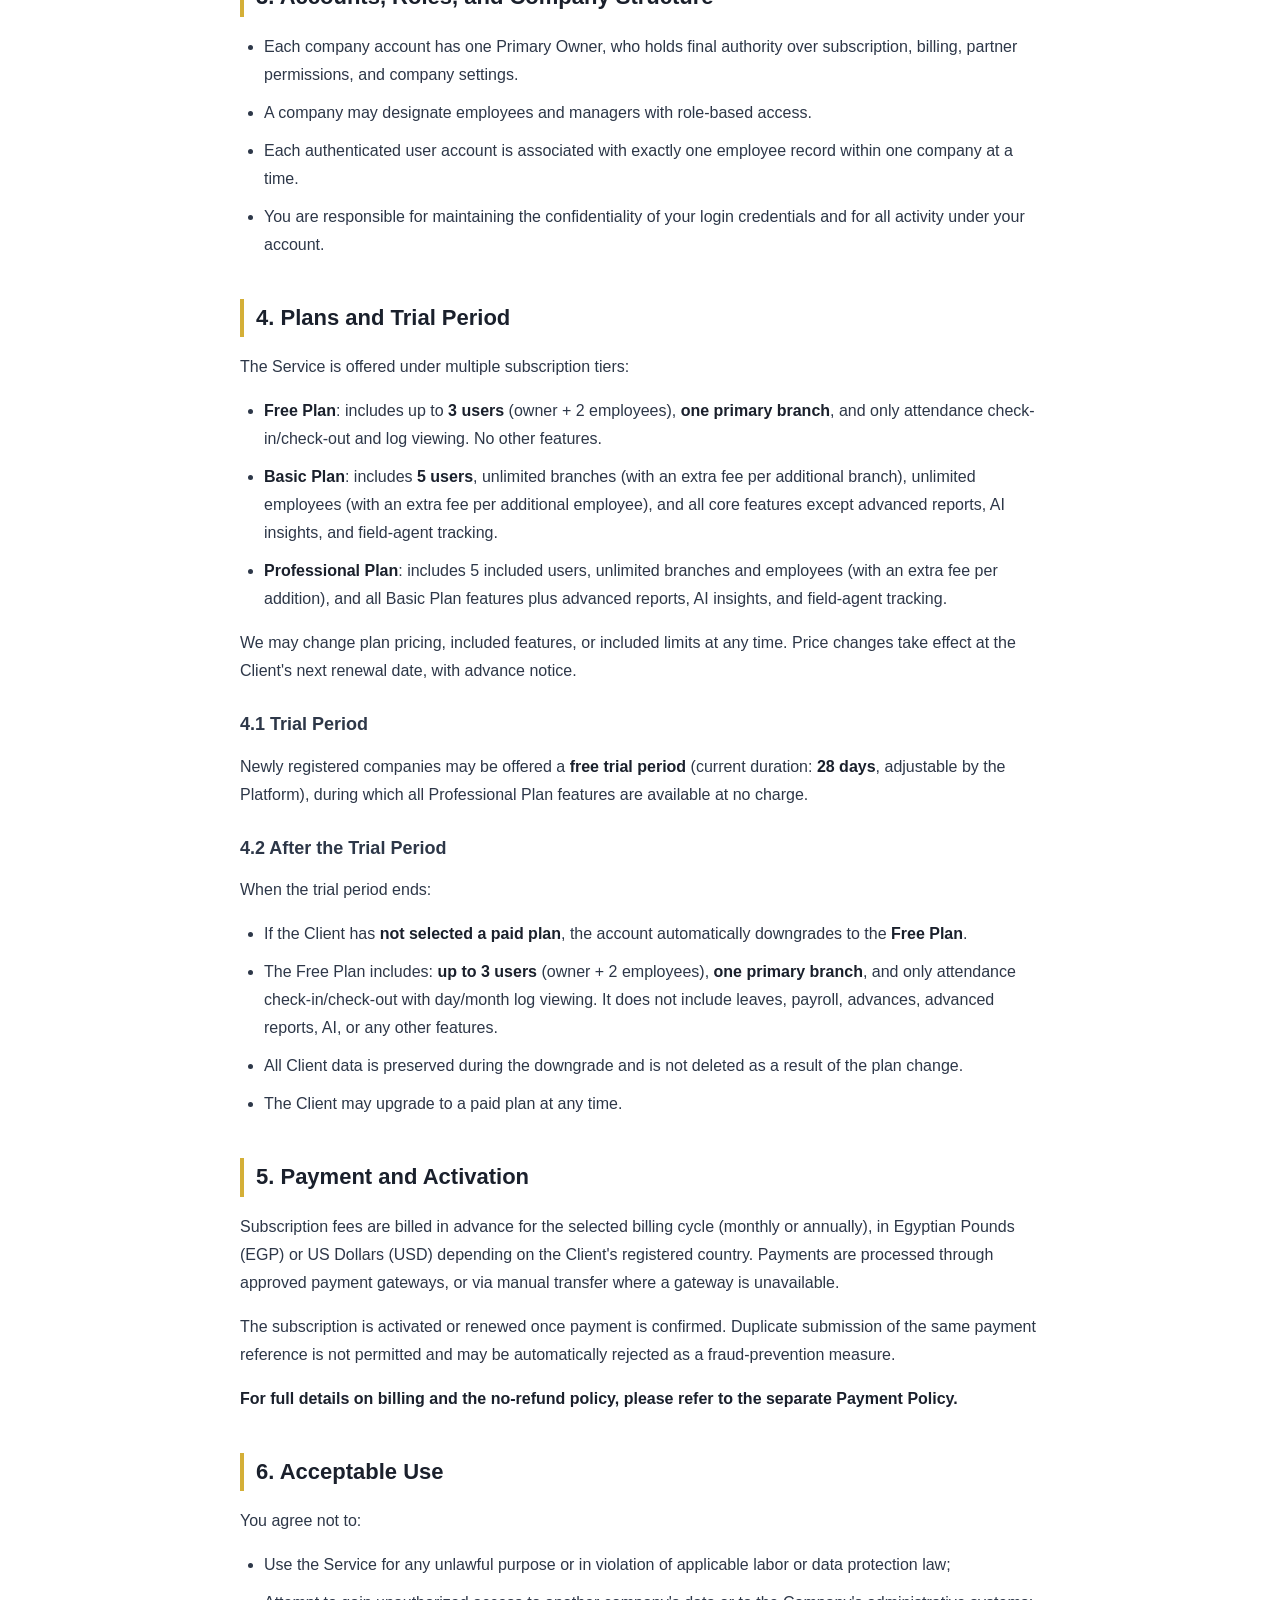
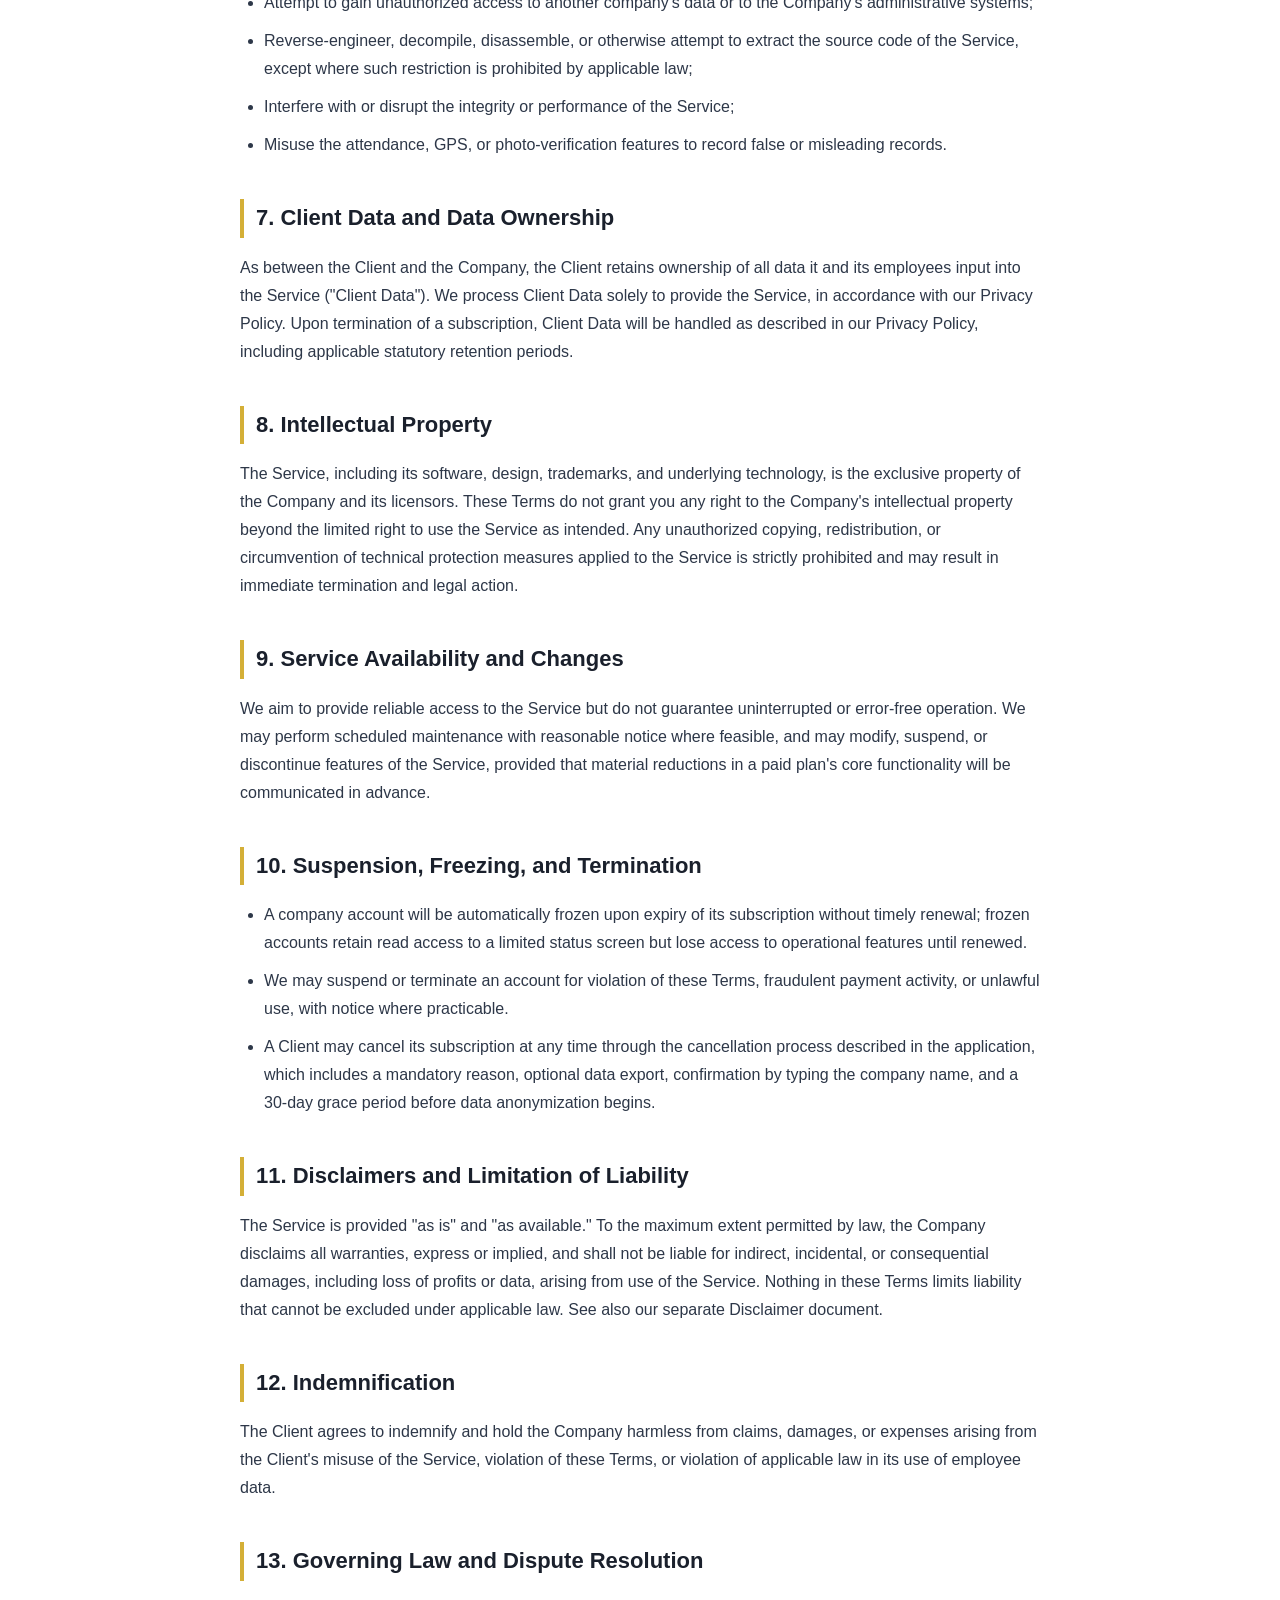
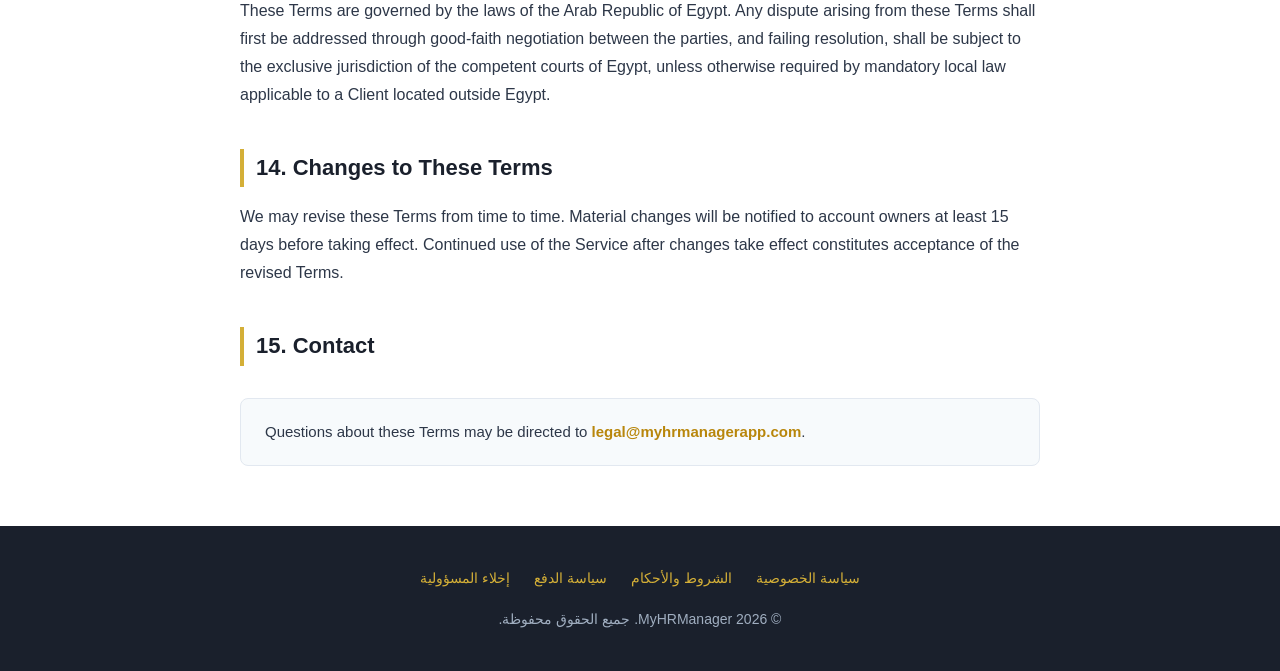
<file: terms.html>
<!DOCTYPE html>
<html lang="ar" dir="rtl">
<head>
  <meta charset="UTF-8">
  <meta name="viewport" content="width=device-width, initial-scale=1.0">
  <title>الشروط والأحكام — MyHRManager</title>
  <meta name="description" content="شروط استخدام منصة MyHRManager — الباقات، الفترة التجريبية، المسؤوليات، والحقوق.">
  <link rel="stylesheet" href="style.css">
</head>
<body>

  <header class="site-header">
    <div class="container">
      <a href="index.html" class="site-logo">MyHR<span>Manager</span></a>
      <nav class="site-nav">
        <a href="index.html">الرئيسية</a>
        <a href="privacy.html">الخصوصية</a>
        <a href="terms.html" class="active">الشروط</a>
        <a href="payment-policy.html">الدفع</a>
        <a href="disclaimer.html">إخلاء المسؤولية</a>
      </nav>
    </div>
  </header>

  <main class="main">
    <div class="container">
      <article class="document">

        <!-- ===================== ARABIC ===================== -->
        <section class="lang-section">
          <h1>الشروط والأحكام</h1>
          <p class="meta">آخر تحديث: 16 أكتوبر 2026</p>

          <h2>1. قبول الشروط</h2>
          <p>
            تحكم شروط الاستخدام هذه («الشروط») الوصول إلى منصة «MyHRManager» واستخدامها، بما في ذلك تطبيقات الجوال والموقع myhrmanagerapp.com (يشار إليها مجتمعة بـ «الخدمة»). بتسجيل حساب شركة، أو قبول دعوة كموظف، أو الوصول إلى الخدمة بأي شكل آخر، فإنك توافق على الالتزام بهذه الشروط. وإذا كنت تسجّل نيابة عن شركة، فإنك تقرّ بأن لديك الصلاحية لإلزام تلك الشركة.
          </p>

          <h2>2. وصف الخدمة</h2>
          <p>
            «MyHRManager» منصة إدارة موارد بشرية قائمة على الاشتراك، توفّر بحسب الباقة المشترك بها: إدارة سجلات الموظفين، وتتبّع الحضور (بما يشمل تسجيل الدخول بتحديد الموقع الجغرافي والتحقق بالصورة)، وإدارة الإجازات، ومعالجة الرواتب والسلف، وإدارة متعددة الفروع، وتقارير تشغيلية ومتقدمة، ورؤى ذكاء اصطناعي اختيارية.
          </p>

          <h2>3. الحسابات والأدوار وهيكل الشركة</h2>
          <ul>
            <li>لكل حساب شركة مالك أساسي واحد، يملك السلطة النهائية على الاشتراك والفوترة وصلاحيات الشركاء وإعدادات الشركة.</li>
            <li>يجوز للشركة تعيين موظفين ومديرين بصلاحيات محددة حسب الدور.</li>
            <li>يرتبط كل حساب مستخدم مُصادق عليه بسجل موظف واحد فقط داخل شركة واحدة في كل وقت.</li>
            <li>أنت مسؤول عن الحفاظ على سرية بيانات دخولك وعن كل نشاط يتم تحت حسابك.</li>
          </ul>

          <h2>4. الباقات والفترة التجريبية</h2>
          <p>تتوفر الخدمة ضمن باقات اشتراك متعددة، هي حاليًا:</p>
          <ul>
            <li><strong>الباقة المجانية</strong>: تشمل ما يصل إلى <strong>3 مستخدمين</strong> (المالك + 2 موظفين)، و<strong>فرعًا رئيسيًا واحدًا</strong>، مع ميزات تسجيل الحضور والانصراف وعرض السجل فقط. لا تشمل باقي الميزات.</li>
            <li><strong>الباقة الأساسية</strong>: تشمل <strong>5 مستخدمين</strong> مُضمَّنين، وعددًا غير محدود من الفروع مع دفع مقابل كل فرع إضافي، وعددًا غير محدود من الموظفين مع دفع مقابل كل موظف إضافي، وجميع الميزات الأساسية ما عدا التقارير المتقدمة والذكاء الاصطناعي ومتابعة المناديب.</li>
            <li><strong>الباقة الاحترافية</strong>: تشمل 5 مستخدمين مُضمَّنين، وعددًا غير محدود من الفروع والموظفين (مع الدفع مقابل كل إضافة)، وجميع ميزات الباقة الأساسية مضافًا إليها التقارير المتقدمة، وميزات الذكاء الاصطناعي، ومتابعة المناديب الميدانيين.</li>
          </ul>
          <p>
            يجوز لنا تغيير أسعار الباقات أو الميزات المشمولة أو الحدود المضمَّنة لكل باقة في أي وقت. تسري تغييرات الأسعار عند موعد التجديد التالي للعميل، مع إخطاره مسبقًا.
          </p>

          <h3>4.1 الفترة التجريبية</h3>
          <p>
            قد تُقدَّم للشركات المسجَّلة حديثًا <strong>فترة تجريبية مجانية</strong> (المدة الحالية: <strong>28 يومًا</strong>، قابلة للتعديل من قِبل المنصة) تُتاح خلالها جميع ميزات الباقة الاحترافية دون أي رسوم.
          </p>

          <h3>4.2 بعد انتهاء الفترة التجريبية</h3>
          <p>عند انتهاء الفترة التجريبية:</p>
          <ul>
            <li>إذا <strong>لم يختر العميل باقة مدفوعة</strong>، يتحوّل الحساب تلقائيًا إلى <strong>الباقة المجانية</strong>.</li>
            <li>الباقة المجانية تشمل: <strong>3 مستخدمين كحد أقصى</strong> (المالك + موظفان)، <strong>فرعًا رئيسيًا واحدًا</strong>، وميزة تسجيل الحضور والانصراف مع عرض سجل اليوم/الشهر فقط. لا تشمل الإجازات، الرواتب، السلف، التقارير المتقدمة، الذكاء الاصطناعي، أو أي ميزات أخرى.</li>
            <li>يُحتفظ بجميع بيانات العميل أثناء التحويل، ولا تُحذف نتيجة نزول الباقة.</li>
            <li>يمكن للعميل الترقية إلى باقة مدفوعة في أي وقت.</li>
          </ul>

          <h2>5. الدفع والتفعيل</h2>
          <p>
            تُدفع رسوم الاشتراك مقدَّمًا عن دورة الفوترة المختارة (شهرية أو سنوية)، بالجنيه المصري (EGP) أو الدولار الأمريكي (USD) حسب بلد تسجيل العميل. تُتمّ عمليات الدفع عبر بوابات الدفع الإلكترونية المعتمدة، أو عبر التحويل اليدوي في حال عدم توفّر البوابة.
          </p>
          <p>
            يُفعَّل الاشتراك أو يُجدَّد بعد التأكد من نجاح الدفع. لا تُسمح بإعادة استخدام نفس مرجع الدفع، وقد يُرفض تلقائيًا كإجراء لمنع الاحتيال.
          </p>
          <p>
            <strong>لتفاصيل كاملة حول الفوترة وعدم استرداد الرسوم، راجع سياسة الدفع المنفصلة.</strong>
          </p>

          <h2>6. الاستخدام المقبول</h2>
          <p>توافق على عدم القيام بما يلي:</p>
          <ul>
            <li>استخدام الخدمة لأي غرض غير قانوني أو بما يخالف قوانين العمل أو حماية البيانات المعمول بها.</li>
            <li>محاولة الوصول غير المصرّح به إلى بيانات شركة أخرى أو إلى الأنظمة الإدارية للشركة.</li>
            <li>الهندسة العكسية أو التفكيك أو محاولة استخراج الشيفرة المصدرية للخدمة، إلا حيث يحظر القانون المعمول به مثل هذا التقييد.</li>
            <li>التدخل في سلامة الخدمة أو أدائها أو تعطيلها.</li>
            <li>إساءة استخدام ميزات الحضور أو تحديد الموقع أو التحقق بالصورة لتسجيل بيانات كاذبة أو مضللة.</li>
          </ul>

          <h2>7. بيانات العميل ومالكيتها</h2>
          <p>
            فيما بين العميل والمنصة، يحتفظ العميل بملكية جميع البيانات التي يُدخلها هو وموظفوه في الخدمة («بيانات العميل»). نقوم بمعالجة بيانات العميل حصريًا لغرض تقديم الخدمة، وفقًا لسياسة الخصوصية الخاصة بنا. عند إنهاء الاشتراك، تُعالَج بيانات العميل على النحو الموضح في سياسة الخصوصية، بما يشمل فترات الاحتفاظ القانونية المعمول بها.
          </p>

          <h2>8. الملكية الفكرية</h2>
          <p>
            تُعدّ الخدمة، بما في ذلك برمجياتها وتصميمها وعالماتها التجارية والتقنية الكامنة فيها، ملكية حصرية للمنصة والجهات المرخَّصة لها. لا تمنحك هذه الشروط أي حق في الملكية الفكرية يتجاوز الحق المحدود في استخدام الخدمة على النحو المقصود منها. يُحظر تمامًا أي نسخ أو إعادة توزيع غير مصرَّح بها أو أي محاولة للالتفاف على إجراءات الحماية التقنية المطبَّقة على الخدمة، وقد يترتب على ذلك الإنهاء الفوري للحساب واتخاذ إجراءات قانونية.
          </p>

          <h2>9. توافر الخدمة والتعديلات</h2>
          <p>
            نسعى لتوفير وصول موثوق للخدمة دون ضمان تشغيل متواصل أو خالٍ من الأخطاء. يجوز لنا إجراء صيانة مجدولة مع إشعار معقول حيثما أمكن، كما يجوز لنا تعديل أو تعليق أو إيقاف ميزات معينة من الخدمة، على أن يتم الإخطار المسبق بأي تخفيض جوهري في الوظائف الأساسية لباقة مدفوعة.
          </p>

          <h2>10. التعليق والتجميد والإنهاء</h2>
          <ul>
            <li>يُجمَّد حساب الشركة تلقائيًا عند انتهاء اشتراكه دون تجديد في الوقت المناسب؛ وتحتفظ الحسابات المجمَّدة بإمكانية عرض شاشة حالة محدودة فقط وتفقد الوصول إلى الميزات التشغيلية حتى التجديد.</li>
            <li>يجوز لنا تعليق أو إنهاء حساب في حال مخالفة هذه الشروط أو نشاط دفع احتيالي أو استخدام غير قانوني، مع الإخطار حيثما أمكن ذلك عمليًا.</li>
            <li>يجوز للعميل إلغاء اشتراكه في أي وقت عبر إجراء الإلغاء الموضح داخل التطبيق، والذي يشمل ذكر سبب، وتصدير اختياري للبيانات، وتأكيدًا بكتابة اسم الشركة، ومهلة سماح مدتها 30 يومًا قبل بدء طمس البيانات.</li>
          </ul>

          <h2>11. إخلاء المسؤولية وتحديد المسؤولية</h2>
          <p>
            تُقدَّم الخدمة «كما هي» و«كما هي متاحة». وإلى أقصى حد يسمح به القانون، تخلي المنصة مسؤوليتها عن جميع الضمانات، الصريحة أو الضمنية، ولا تتحمل مسؤولية عن أي أضرار غير مباشرة أو عرضية أو تبعية، بما في ذلك خسارة الأرباح أو البيانات، الناشئة عن استخدام الخدمة. لا يحد أي بند في هذه الشروط من المسؤولية التي لا يجوز استبعادها بموجب القانون المعمول به. راجع أيضًا وثيقة إخلاء المسؤولية المنفصلة.
          </p>

          <h2>12. التعويض</h2>
          <p>
            يوافق العميل على تعويض المنصة وإبرائها من أي مطالبات أو أضرار أو نفقات ناشئة عن إساءة استخدام العميل للخدمة، أو مخالفته لهذه الشروط، أو مخالفته للقانون المعمول به في استخدامه لبيانات الموظفين.
          </p>

          <h2>13. القانون الحاكم وتسوية المنازعات</h2>
          <p>
            تخضع هذه الشروط لقوانين جمهورية مصر العربية. يُعالج أي نزاع ناشئ عن هذه الشروط أولًا عبر التفاوض بحسن نية بين الطرفين، وفي حال عدم التوصل لحل، يخضع للاختصاص القضائي الحصري للمحاكم المصرية المختصة، ما لم يقتض القانون المحلي الإلزامي المعمول به على عميل خارج مصر خلاف ذلك.
          </p>

          <h2>14. التعديلات على هذه الشروط</h2>
          <p>
            يجوز لنا مراجعة هذه الشروط من وقت لآخر. سيتم إخطار مالكي الحسابات بأي تغييرات جوهرية قبل 15 يومًا على الأقل من سريانها. ويُعدّ استمرار استخدام الخدمة بعد سريان التغييرات قبولًا للشروط المعدَّلة.
          </p>

          <h2>15. التواصل</h2>
          <div class="contact-box">
            <p>
              لأي استفسارات بخصوص هذه الشروط، يُرجى التواصل عبر
              <a href="mailto:legal@myhrmanagerapp.com">legal@myhrmanagerapp.com</a>.
            </p>
          </div>
        </section>

        <!-- ===================== ENGLISH ===================== -->
        <section class="lang-section en">
          <h1>Terms of Service</h1>
          <p class="meta">Last updated: 16 October 2026</p>

          <h2>1. Acceptance of Terms</h2>
          <p>
            These Terms of Service ("Terms") govern access to and use of the MyHRManager platform, including its mobile applications and the myhrmanagerapp.com website (collectively, the "Service"). By registering a company account, accepting an employee invitation, or otherwise accessing the Service, you agree to be bound by these Terms. If you are registering on behalf of a company, you represent that you have authority to bind that company.
          </p>

          <h2>2. Description of the Service</h2>
          <p>
            MyHRManager is a subscription-based human resources management platform providing, depending on the subscribed plan: employee records management, attendance tracking (including GPS-based check-in and photo verification), leave management, payroll and salary-advance processing, multi-branch administration, operational and advanced reporting, and optional AI-assisted insights.
          </p>

          <h2>3. Accounts, Roles, and Company Structure</h2>
          <ul>
            <li>Each company account has one Primary Owner, who holds final authority over subscription, billing, partner permissions, and company settings.</li>
            <li>A company may designate employees and managers with role-based access.</li>
            <li>Each authenticated user account is associated with exactly one employee record within one company at a time.</li>
            <li>You are responsible for maintaining the confidentiality of your login credentials and for all activity under your account.</li>
          </ul>

          <h2>4. Plans and Trial Period</h2>
          <p>The Service is offered under multiple subscription tiers:</p>
          <ul>
            <li><strong>Free Plan</strong>: includes up to <strong>3 users</strong> (owner + 2 employees), <strong>one primary branch</strong>, and only attendance check-in/check-out and log viewing. No other features.</li>
            <li><strong>Basic Plan</strong>: includes <strong>5 users</strong>, unlimited branches (with an extra fee per additional branch), unlimited employees (with an extra fee per additional employee), and all core features except advanced reports, AI insights, and field-agent tracking.</li>
            <li><strong>Professional Plan</strong>: includes 5 included users, unlimited branches and employees (with an extra fee per addition), and all Basic Plan features plus advanced reports, AI insights, and field-agent tracking.</li>
          </ul>
          <p>
            We may change plan pricing, included features, or included limits at any time. Price changes take effect at the Client's next renewal date, with advance notice.
          </p>

          <h3>4.1 Trial Period</h3>
          <p>
            Newly registered companies may be offered a <strong>free trial period</strong> (current duration: <strong>28 days</strong>, adjustable by the Platform), during which all Professional Plan features are available at no charge.
          </p>

          <h3>4.2 After the Trial Period</h3>
          <p>When the trial period ends:</p>
          <ul>
            <li>If the Client has <strong>not selected a paid plan</strong>, the account automatically downgrades to the <strong>Free Plan</strong>.</li>
            <li>The Free Plan includes: <strong>up to 3 users</strong> (owner + 2 employees), <strong>one primary branch</strong>, and only attendance check-in/check-out with day/month log viewing. It does not include leaves, payroll, advances, advanced reports, AI, or any other features.</li>
            <li>All Client data is preserved during the downgrade and is not deleted as a result of the plan change.</li>
            <li>The Client may upgrade to a paid plan at any time.</li>
          </ul>

          <h2>5. Payment and Activation</h2>
          <p>
            Subscription fees are billed in advance for the selected billing cycle (monthly or annually), in Egyptian Pounds (EGP) or US Dollars (USD) depending on the Client's registered country. Payments are processed through approved payment gateways, or via manual transfer where a gateway is unavailable.
          </p>
          <p>
            The subscription is activated or renewed once payment is confirmed. Duplicate submission of the same payment reference is not permitted and may be automatically rejected as a fraud-prevention measure.
          </p>
          <p>
            <strong>For full details on billing and the no-refund policy, please refer to the separate Payment Policy.</strong>
          </p>

          <h2>6. Acceptable Use</h2>
          <p>You agree not to:</p>
          <ul>
            <li>Use the Service for any unlawful purpose or in violation of applicable labor or data protection law;</li>
            <li>Attempt to gain unauthorized access to another company's data or to the Company's administrative systems;</li>
            <li>Reverse-engineer, decompile, disassemble, or otherwise attempt to extract the source code of the Service, except where such restriction is prohibited by applicable law;</li>
            <li>Interfere with or disrupt the integrity or performance of the Service;</li>
            <li>Misuse the attendance, GPS, or photo-verification features to record false or misleading records.</li>
          </ul>

          <h2>7. Client Data and Data Ownership</h2>
          <p>
            As between the Client and the Company, the Client retains ownership of all data it and its employees input into the Service ("Client Data"). We process Client Data solely to provide the Service, in accordance with our Privacy Policy. Upon termination of a subscription, Client Data will be handled as described in our Privacy Policy, including applicable statutory retention periods.
          </p>

          <h2>8. Intellectual Property</h2>
          <p>
            The Service, including its software, design, trademarks, and underlying technology, is the exclusive property of the Company and its licensors. These Terms do not grant you any right to the Company's intellectual property beyond the limited right to use the Service as intended. Any unauthorized copying, redistribution, or circumvention of technical protection measures applied to the Service is strictly prohibited and may result in immediate termination and legal action.
          </p>

          <h2>9. Service Availability and Changes</h2>
          <p>
            We aim to provide reliable access to the Service but do not guarantee uninterrupted or error-free operation. We may perform scheduled maintenance with reasonable notice where feasible, and may modify, suspend, or discontinue features of the Service, provided that material reductions in a paid plan's core functionality will be communicated in advance.
          </p>

          <h2>10. Suspension, Freezing, and Termination</h2>
          <ul>
            <li>A company account will be automatically frozen upon expiry of its subscription without timely renewal; frozen accounts retain read access to a limited status screen but lose access to operational features until renewed.</li>
            <li>We may suspend or terminate an account for violation of these Terms, fraudulent payment activity, or unlawful use, with notice where practicable.</li>
            <li>A Client may cancel its subscription at any time through the cancellation process described in the application, which includes a mandatory reason, optional data export, confirmation by typing the company name, and a 30-day grace period before data anonymization begins.</li>
          </ul>

          <h2>11. Disclaimers and Limitation of Liability</h2>
          <p>
            The Service is provided "as is" and "as available." To the maximum extent permitted by law, the Company disclaims all warranties, express or implied, and shall not be liable for indirect, incidental, or consequential damages, including loss of profits or data, arising from use of the Service. Nothing in these Terms limits liability that cannot be excluded under applicable law. See also our separate Disclaimer document.
          </p>

          <h2>12. Indemnification</h2>
          <p>
            The Client agrees to indemnify and hold the Company harmless from claims, damages, or expenses arising from the Client's misuse of the Service, violation of these Terms, or violation of applicable law in its use of employee data.
          </p>

          <h2>13. Governing Law and Dispute Resolution</h2>
          <p>
            These Terms are governed by the laws of the Arab Republic of Egypt. Any dispute arising from these Terms shall first be addressed through good-faith negotiation between the parties, and failing resolution, shall be subject to the exclusive jurisdiction of the competent courts of Egypt, unless otherwise required by mandatory local law applicable to a Client located outside Egypt.
          </p>

          <h2>14. Changes to These Terms</h2>
          <p>
            We may revise these Terms from time to time. Material changes will be notified to account owners at least 15 days before taking effect. Continued use of the Service after changes take effect constitutes acceptance of the revised Terms.
          </p>

          <h2>15. Contact</h2>
          <div class="contact-box">
            <p>
              Questions about these Terms may be directed to
              <a href="mailto:legal@myhrmanagerapp.com">legal@myhrmanagerapp.com</a>.
            </p>
          </div>
        </section>

      </article>
    </div>
  </main>

  <footer class="site-footer">
    <div class="container">
      <div class="footer-links">
        <a href="privacy.html">سياسة الخصوصية</a>
        <a href="terms.html">الشروط والأحكام</a>
        <a href="payment-policy.html">سياسة الدفع</a>
        <a href="disclaimer.html">إخلاء المسؤولية</a>
      </div>
      <p>&copy; 2026 MyHRManager. جميع الحقوق محفوظة.</p>
    </div>
  </footer>

</body>
</html>
</file>
<file: style.css>
/* ============================================================
   MyHRManager — Legal Pages Styles
   ============================================================ */

* {
  box-sizing: border-box;
  margin: 0;
  padding: 0;
}

html {
  scroll-behavior: smooth;
}

body {
  font-family: -apple-system, BlinkMacSystemFont, 'Segoe UI', 'Cairo', 'Tahoma', sans-serif;
  line-height: 1.75;
  color: #1a202c;
  background: #f7fafc;
  font-size: 16px;
  padding: 0;
  margin: 0;
}

/* Header */
.site-header {
  background: #1a202c;
  color: #fff;
  padding: 20px 0;
  border-bottom: 3px solid #d4af37;
  position: sticky;
  top: 0;
  z-index: 100;
  box-shadow: 0 2px 12px rgba(0, 0, 0, 0.08);
}

.site-header .container {
  display: flex;
  align-items: center;
  justify-content: space-between;
  flex-wrap: wrap;
  gap: 16px;
}

.site-logo {
  font-size: 22px;
  font-weight: 700;
  color: #d4af37;
  text-decoration: none;
  display: flex;
  align-items: center;
  gap: 10px;
}

.site-logo span {
  color: #fff;
  font-weight: 400;
}

.site-nav {
  display: flex;
  gap: 20px;
  flex-wrap: wrap;
}

.site-nav a {
  color: #cbd5e0;
  text-decoration: none;
  font-size: 14px;
  transition: color 0.2s;
  font-weight: 500;
}

.site-nav a:hover,
.site-nav a.active {
  color: #d4af37;
}

/* Main container */
.container {
  max-width: 900px;
  margin: 0 auto;
  padding: 0 24px;
}

/* Hero */
.hero {
  background: linear-gradient(135deg, #1a202c 0%, #2d3748 100%);
  color: #fff;
  padding: 80px 0;
  text-align: center;
}

.hero h1 {
  font-size: 40px;
  font-weight: 700;
  margin-bottom: 16px;
  color: #d4af37;
}

.hero p {
  font-size: 18px;
  color: #cbd5e0;
  max-width: 600px;
  margin: 0 auto;
}

/* Main content */
.main {
  background: #fff;
  padding: 60px 0;
  min-height: calc(100vh - 200px);
}

.document {
  max-width: 800px;
  margin: 0 auto;
}

.document h1 {
  font-size: 32px;
  font-weight: 700;
  color: #1a202c;
  margin-bottom: 12px;
  padding-bottom: 16px;
  border-bottom: 2px solid #d4af37;
}

.document .meta {
  color: #718096;
  font-size: 14px;
  margin-bottom: 32px;
  font-style: italic;
}

.document h2 {
  font-size: 22px;
  font-weight: 700;
  color: #1a202c;
  margin-top: 40px;
  margin-bottom: 16px;
  padding-right: 12px;
  border-right: 4px solid #d4af37;
}

.document h3 {
  font-size: 18px;
  font-weight: 600;
  color: #2d3748;
  margin-top: 24px;
  margin-bottom: 12px;
}

.document p {
  margin-bottom: 16px;
  color: #2d3748;
}

.document ul,
.document ol {
  margin: 16px 0 16px 24px;
  padding-right: 12px;
}

.document li {
  margin-bottom: 10px;
  color: #2d3748;
}

.document strong {
  color: #1a202c;
  font-weight: 600;
}

.document a {
  color: #b8860b;
  text-decoration: none;
  border-bottom: 1px solid transparent;
  transition: border-color 0.2s;
}

.document a:hover {
  border-bottom-color: #b8860b;
}

/* Language section */
.lang-section {
  direction: rtl;
  text-align: right;
}

.lang-section.en {
  direction: ltr;
  text-align: left;
  margin-top: 60px;
  padding-top: 40px;
  border-top: 2px dashed #e2e8f0;
}

.lang-section.en h1,
.lang-section.en h2 {
  padding-right: 0;
  padding-left: 12px;
  border-right: none;
  border-left: 4px solid #d4af37;
}

.lang-section.en ul,
.lang-section.en ol {
  margin: 16px 0 16px 0;
  padding-left: 24px;
  padding-right: 0;
}

/* Footer */
.site-footer {
  background: #1a202c;
  color: #a0aec0;
  padding: 40px 0;
  text-align: center;
  font-size: 14px;
}

.site-footer .container {
  display: flex;
  flex-direction: column;
  gap: 16px;
  align-items: center;
}

.site-footer a {
  color: #d4af37;
  text-decoration: none;
}

.site-footer a:hover {
  text-decoration: underline;
}

.footer-links {
  display: flex;
  gap: 24px;
  flex-wrap: wrap;
  justify-content: center;
}

/* Landing page — cards */
.cards {
  display: grid;
  grid-template-columns: repeat(auto-fit, minmax(280px, 1fr));
  gap: 24px;
  margin-top: 40px;
}

.card {
  background: #fff;
  border: 1px solid #e2e8f0;
  border-radius: 12px;
  padding: 28px;
  transition: transform 0.2s, box-shadow 0.2s, border-color 0.2s;
  text-decoration: none;
  color: inherit;
  display: flex;
  flex-direction: column;
  gap: 12px;
}

.card:hover {
  transform: translateY(-4px);
  box-shadow: 0 12px 24px rgba(0, 0, 0, 0.08);
  border-color: #d4af37;
}

.card h3 {
  font-size: 20px;
  color: #1a202c;
  margin: 0;
}

.card p {
  color: #718096;
  margin: 0;
  font-size: 15px;
}

.card .arrow {
  color: #d4af37;
  font-weight: 600;
  margin-top: 8px;
}

/* Contact box */
.contact-box {
  background: #f7fafc;
  border: 1px solid #e2e8f0;
  border-radius: 8px;
  padding: 20px 24px;
  margin-top: 32px;
}

.contact-box p {
  margin: 0;
  font-size: 15px;
}

.contact-box a {
  color: #b8860b;
  font-weight: 600;
}

/* Responsive */
@media (max-width: 640px) {
  .site-header .container {
    justify-content: center;
  }

  .site-nav {
    justify-content: center;
    gap: 12px;
  }

  .hero h1 {
    font-size: 28px;
  }

  .hero p {
    font-size: 16px;
  }

  .hero {
    padding: 50px 0;
  }

  .main {
    padding: 40px 0;
  }

  .document h1 {
    font-size: 24px;
  }

  .document h2 {
    font-size: 19px;
  }
}
</file>
